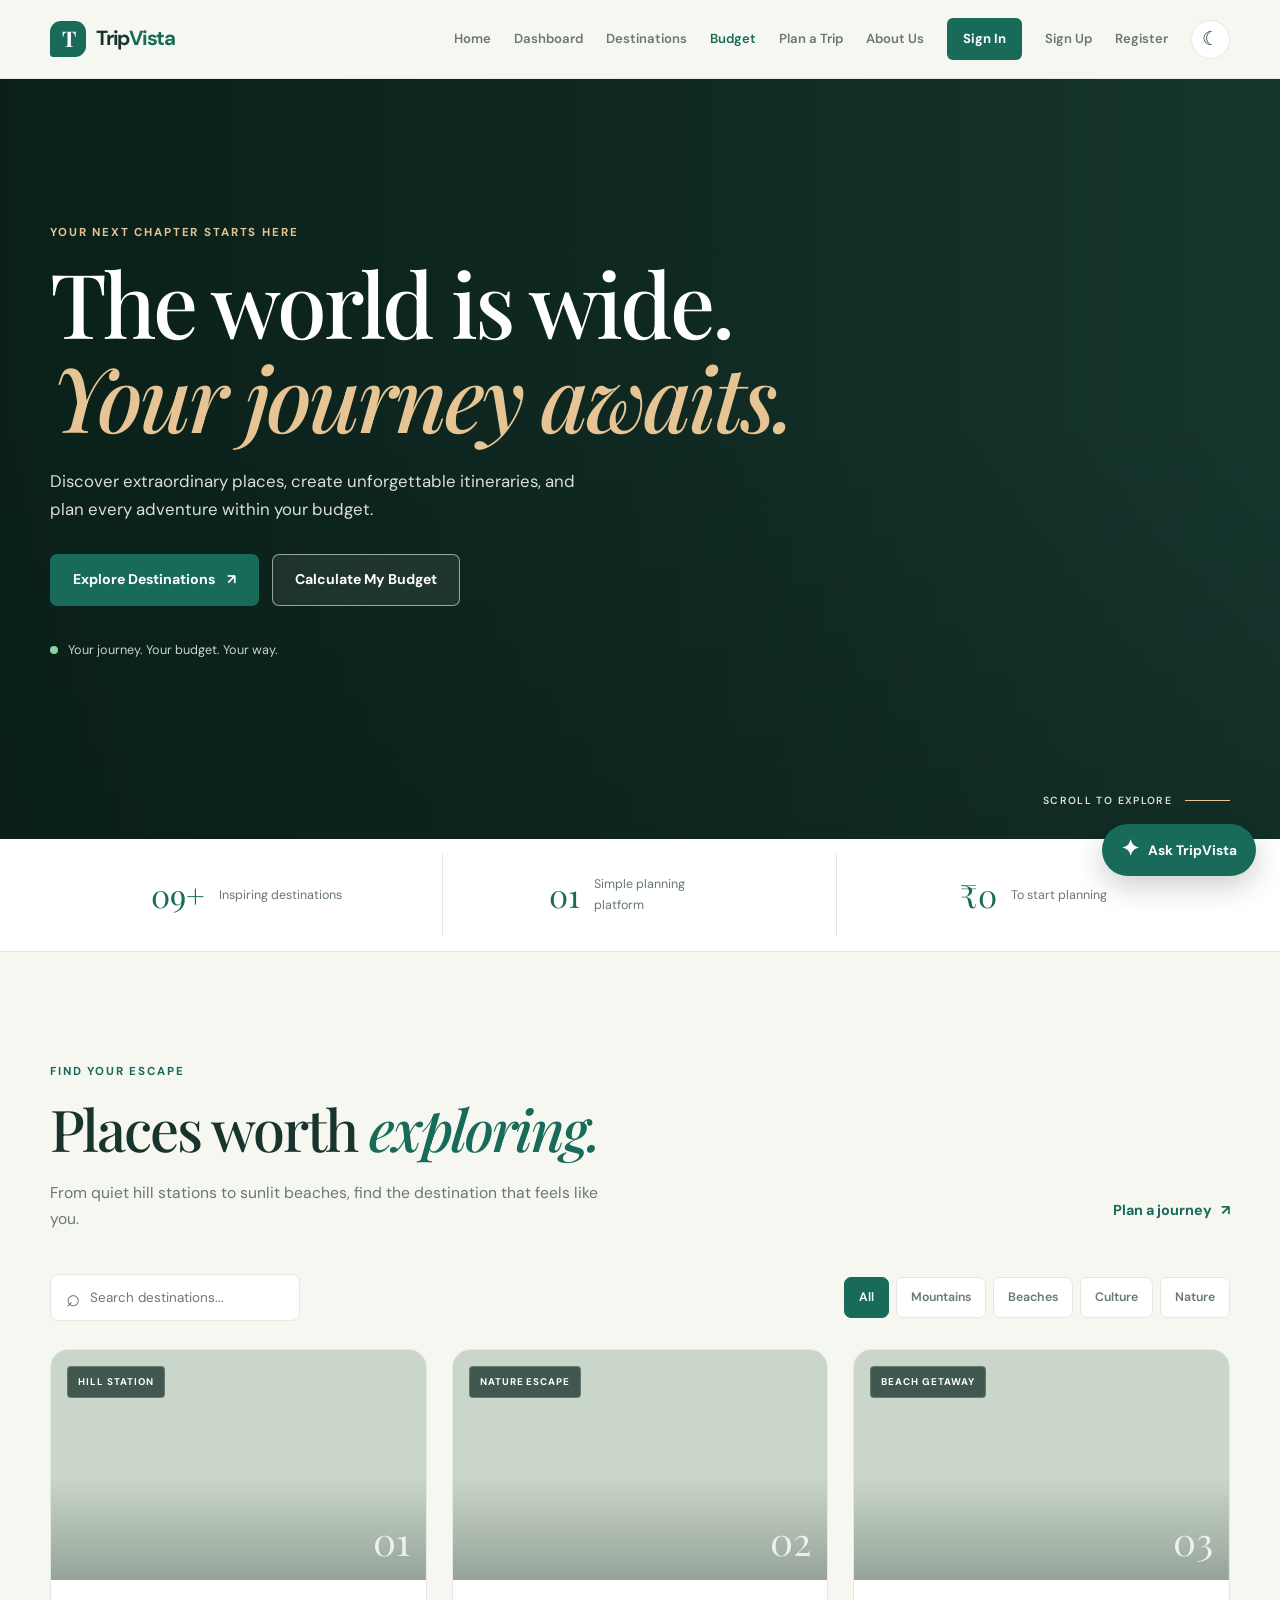
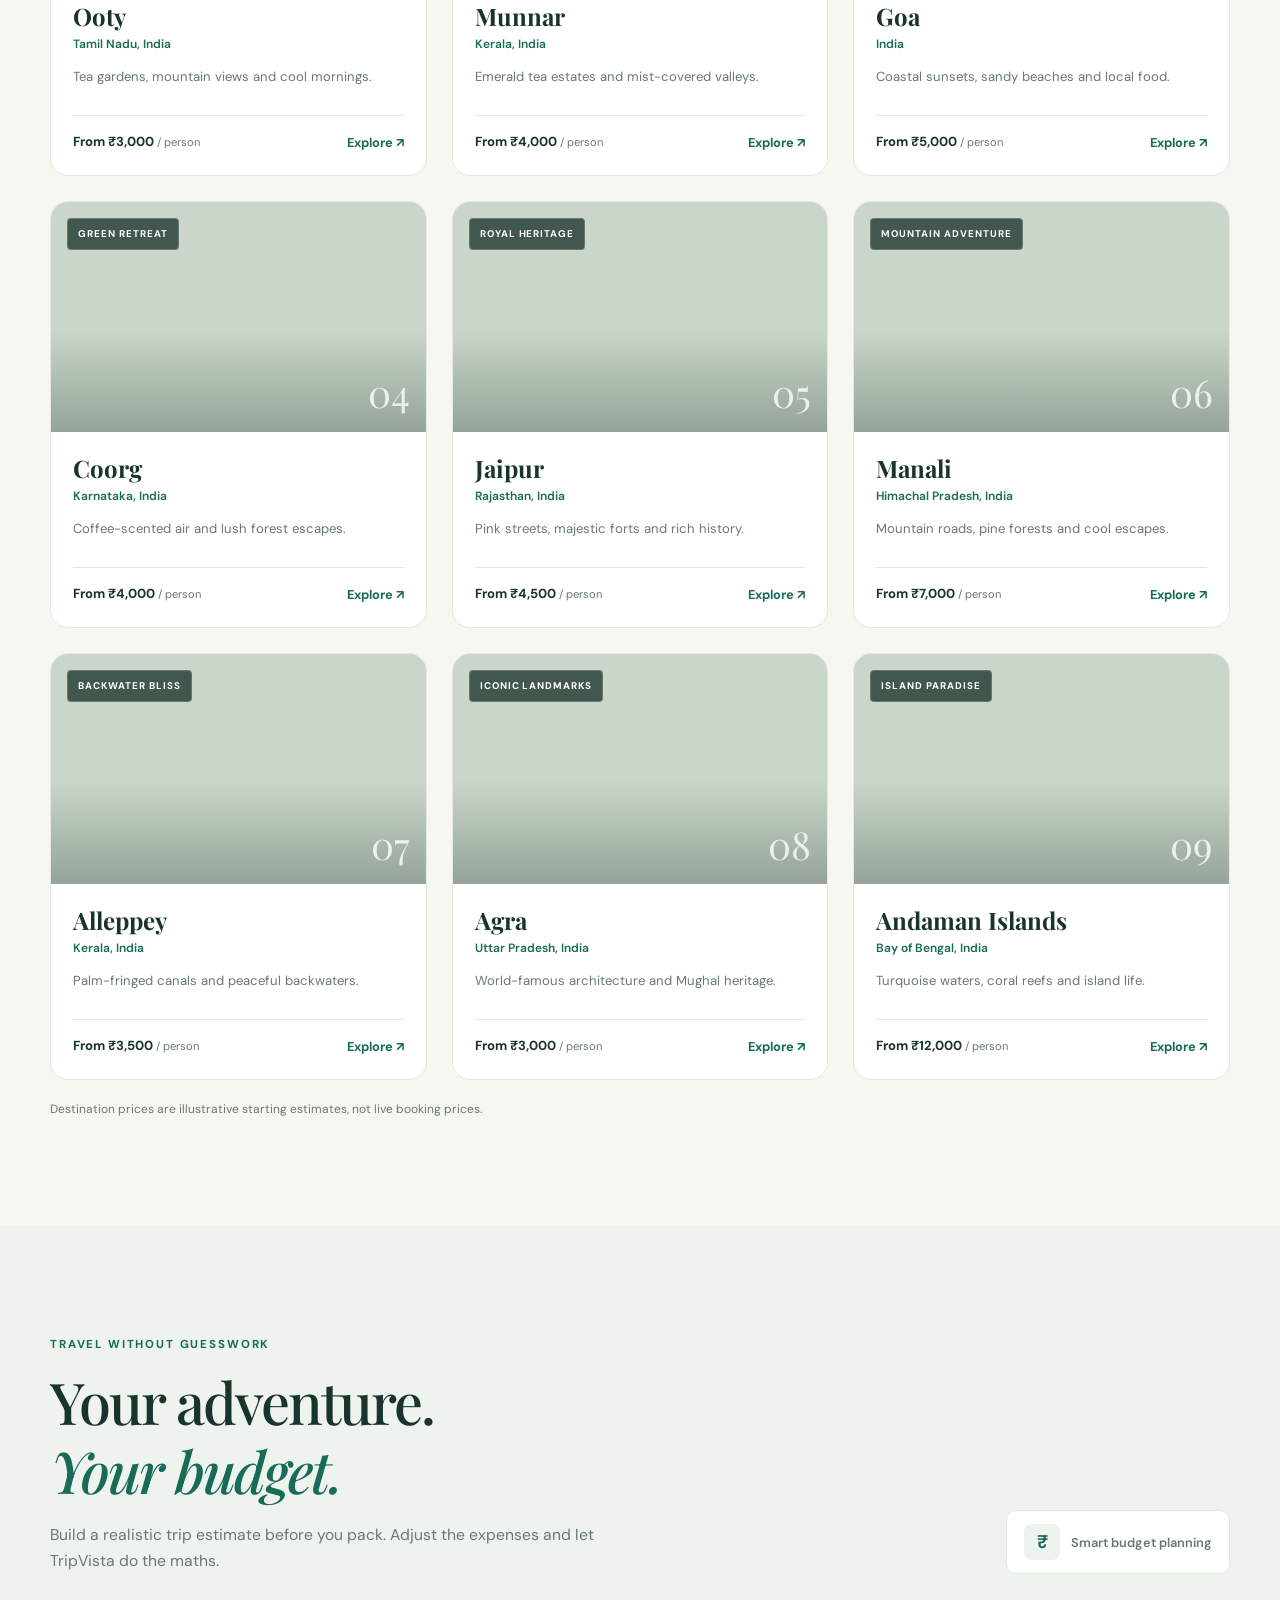
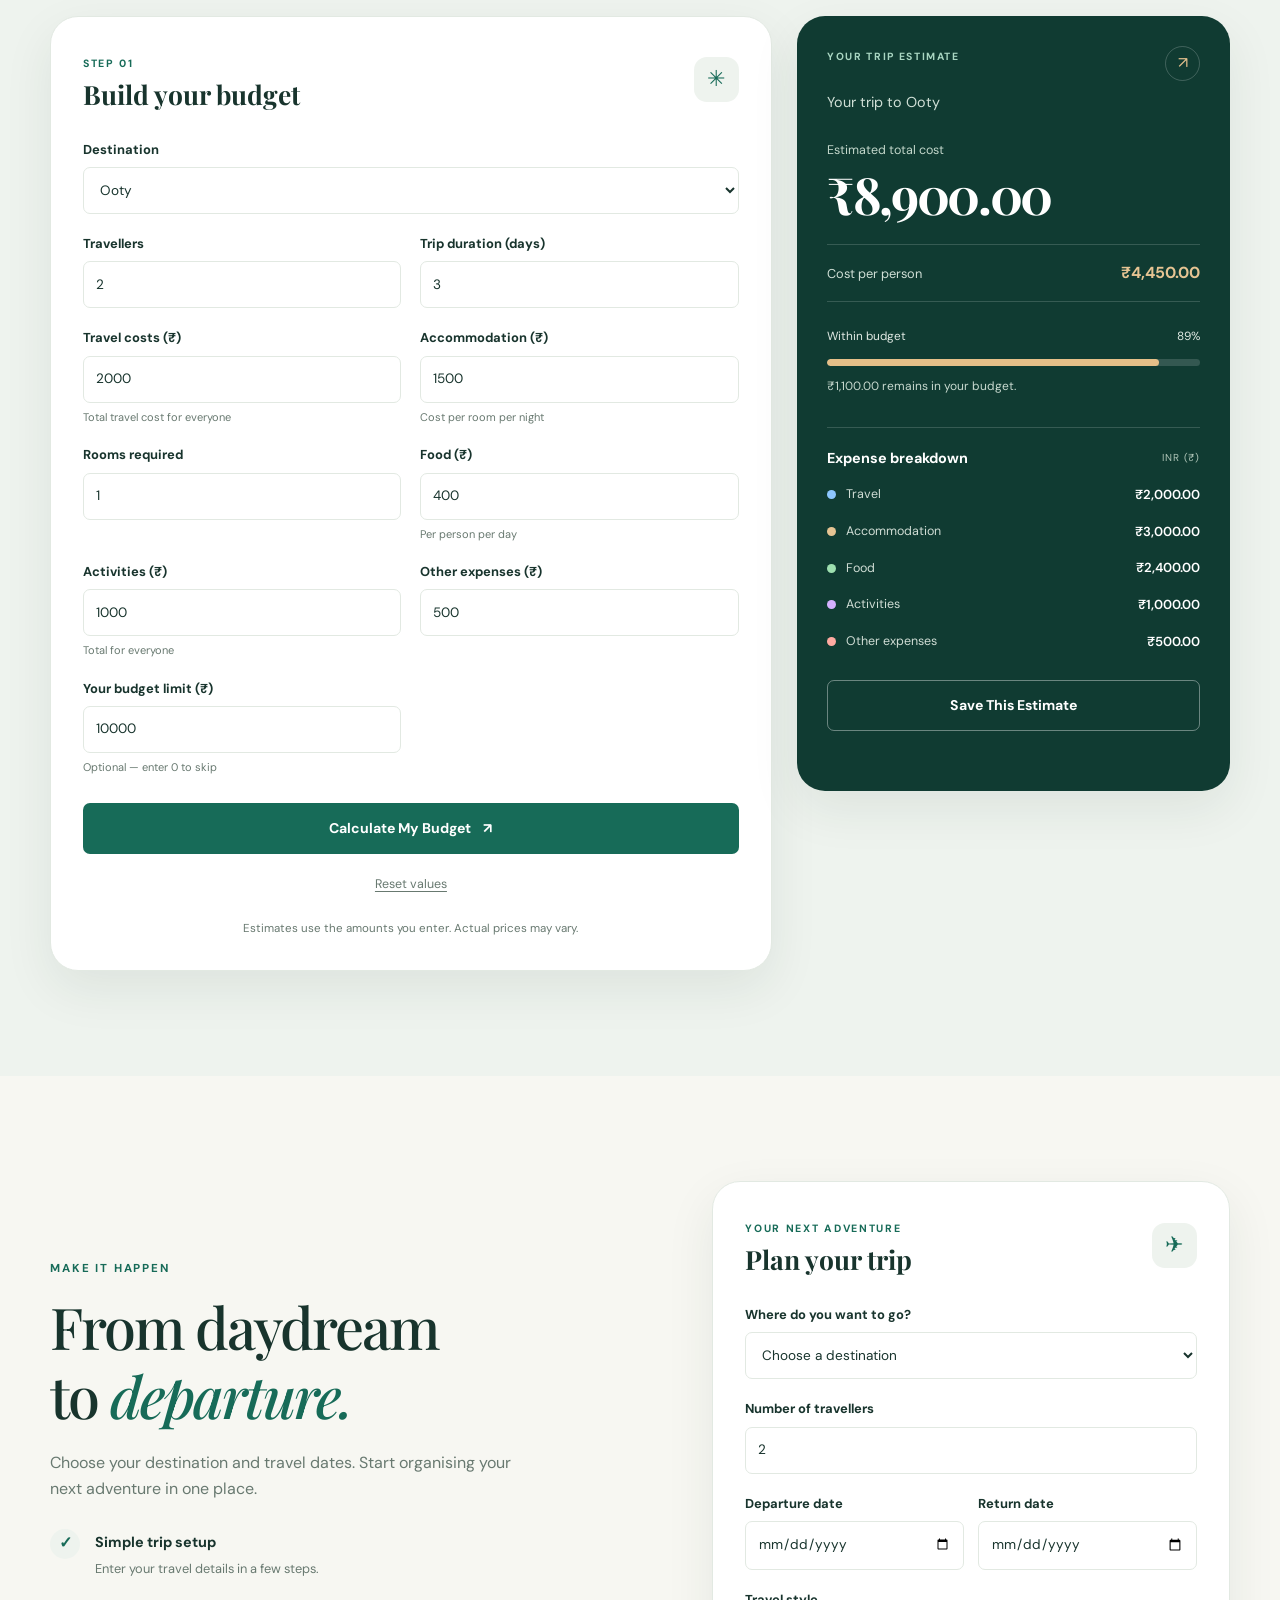
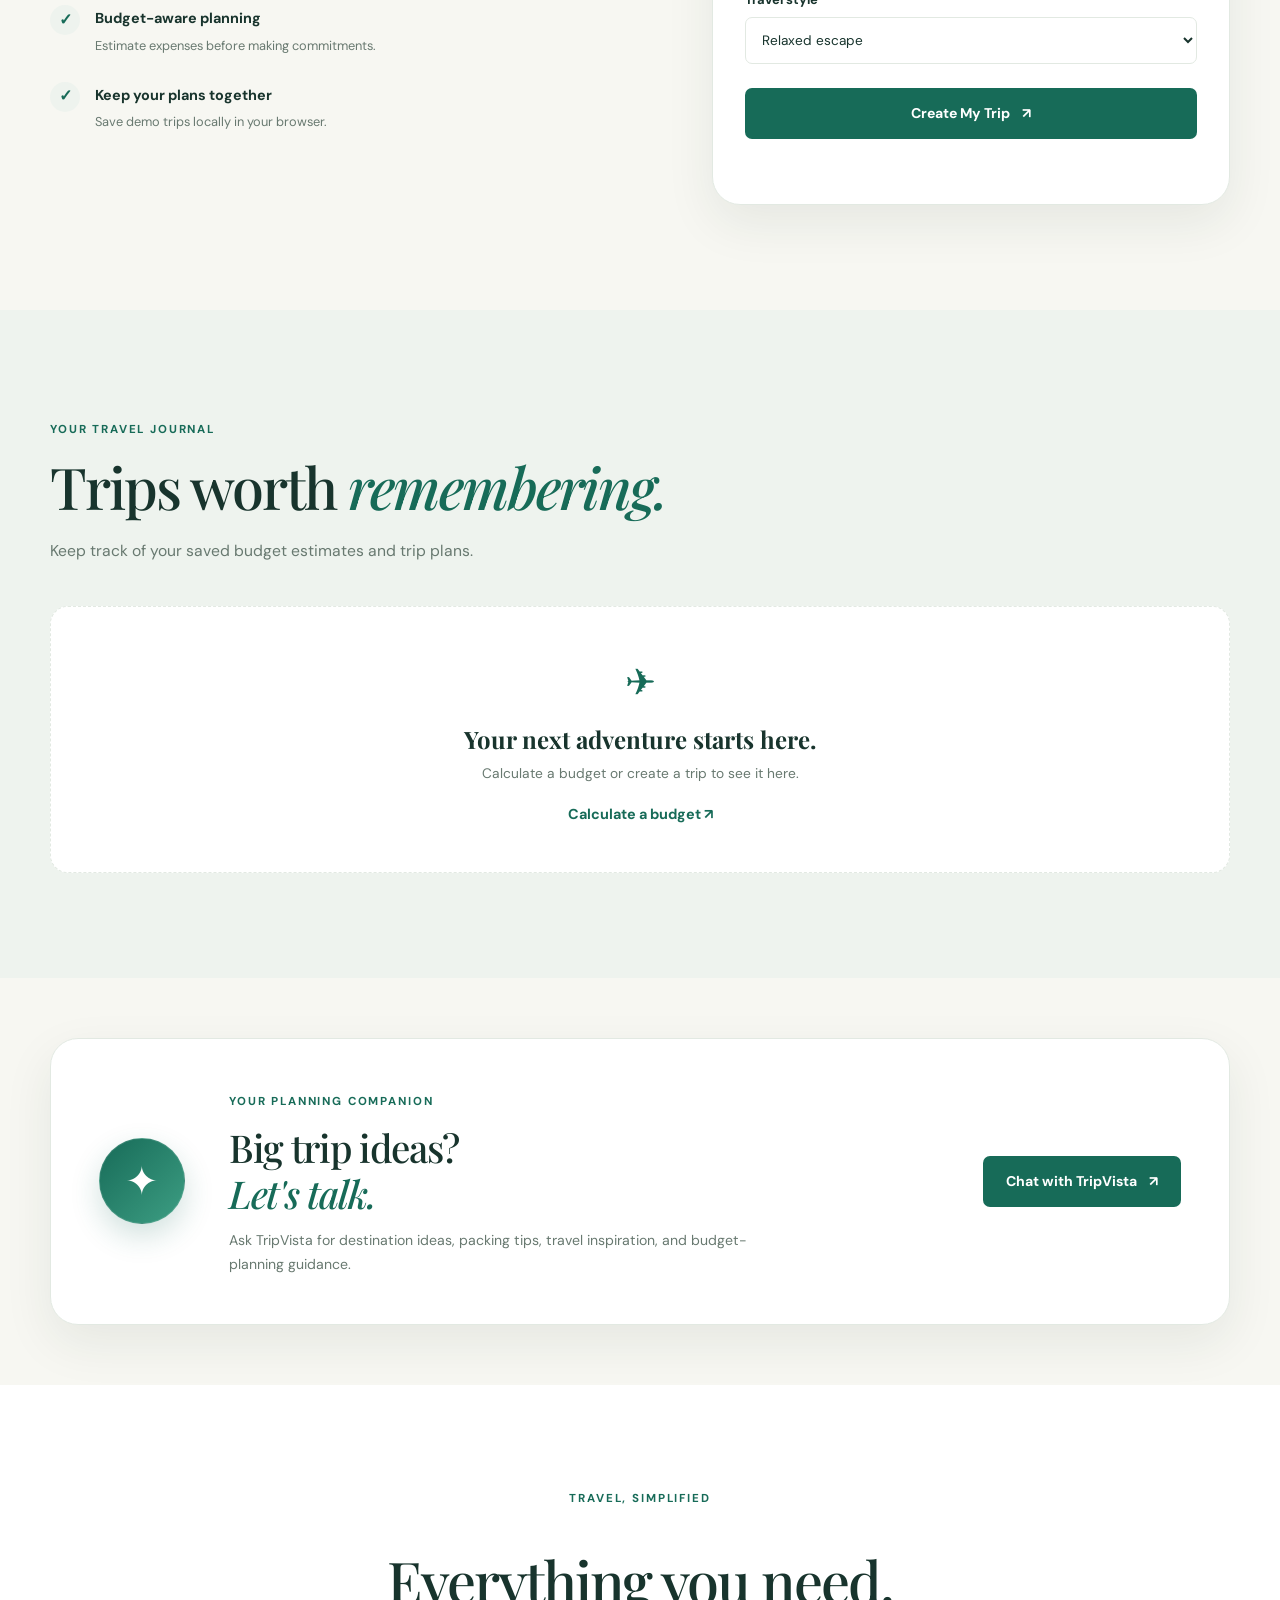
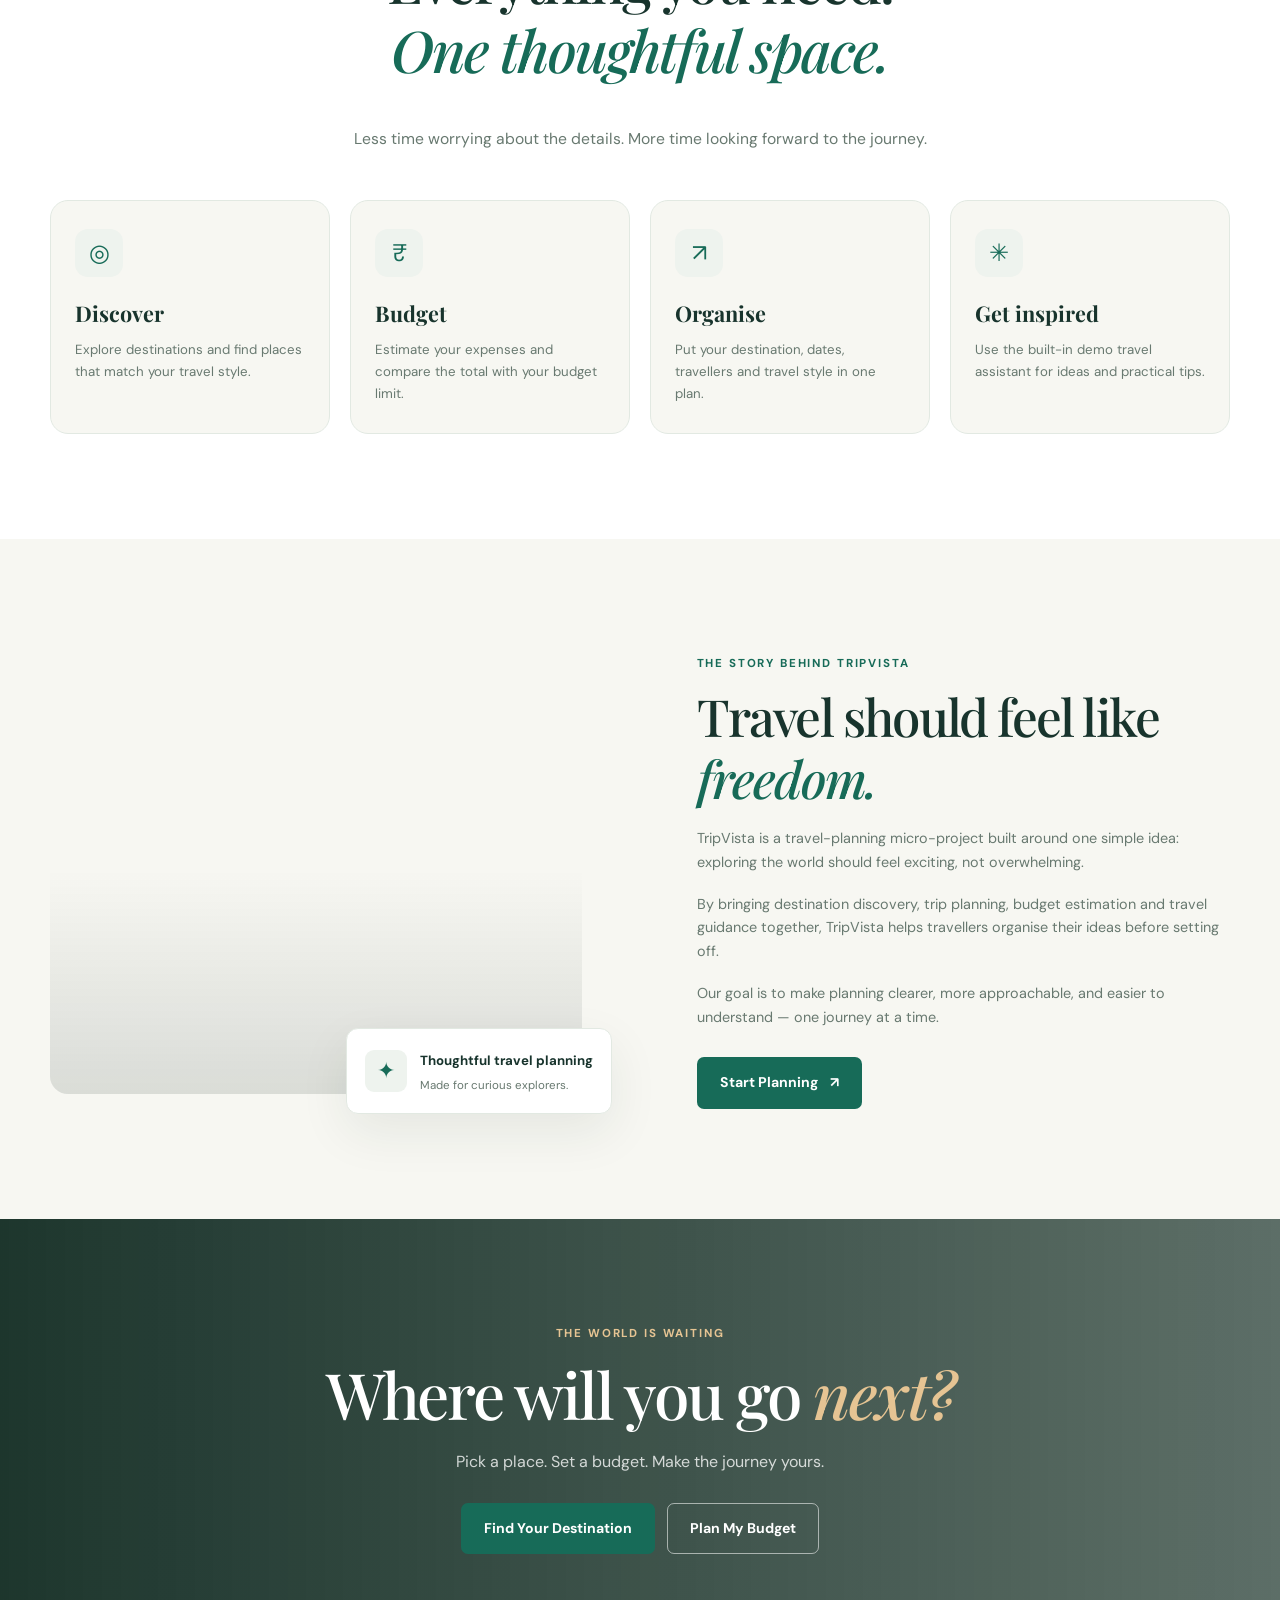
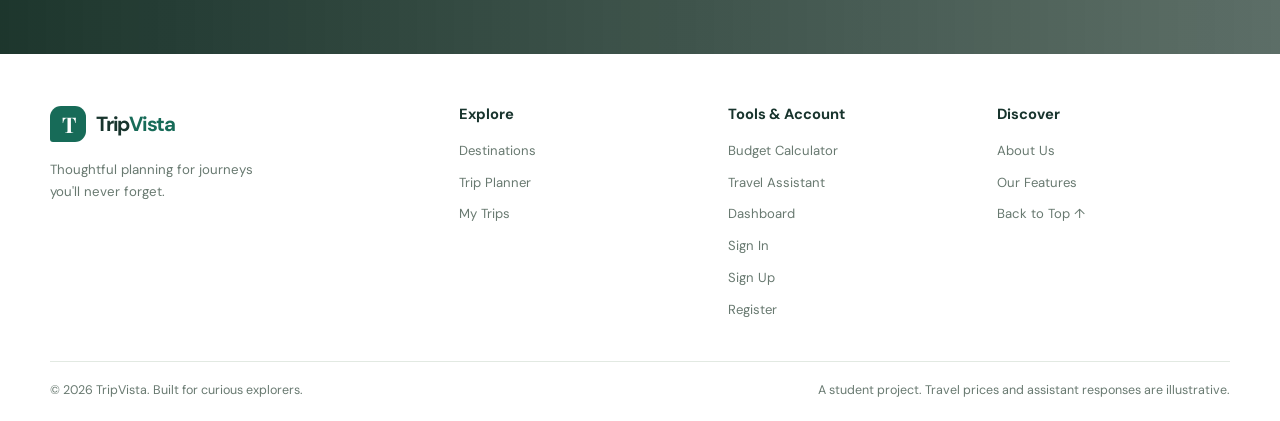
<file: index.html>
<!DOCTYPE html>
<html lang="en">
<head>
    <meta charset="UTF-8">
    <meta name="viewport" content="width=device-width, initial-scale=1.0">
    <meta name="theme-color" content="#103b32">
    <meta name="description" content="Plan your next adventure with TripVista. Explore destinations, build itineraries and calculate your travel budget.">

    <title>TripVista | Plan Your Next Adventure</title>

    <link rel="preconnect" href="https://fonts.googleapis.com">
    <link rel="preconnect" href="https://fonts.gstatic.com" crossorigin>
    <link href="https://fonts.googleapis.com/css2?family=DM+Sans:wght@400;500;600;700&family=Playfair+Display:wght@500;600;700&display=swap" rel="stylesheet">

    <link rel="stylesheet" href="styles.css">
    <script src="script.js" defer></script>
</head>

<body>

    <!-- ==================== NAVIGATION ==================== -->

    <header class="site-header">
        <nav class="navbar container" aria-label="Main navigation">

            <a href="index.html#home" class="brand" aria-label="TripVista homepage">
                <span class="brand-icon">T</span>
                <span>Trip<span class="brand-accent">Vista</span></span>
            </a>

            <button class="menu-toggle" id="menuToggle"
                    aria-label="Toggle navigation"
                    aria-expanded="false"
                    aria-controls="navLinks">
                <span></span>
                <span></span>
                <span></span>
            </button>

            <div class="nav-links" id="navLinks">
                <a href="index.html#home" class="nav-link active">Home</a>
                <a href="home.html" class="nav-link">Dashboard</a>
                <a href="#destinations" class="nav-link">Destinations</a>
                <a href="#budget" class="nav-link nav-budget">Budget</a>
                <a href="#planner" class="nav-link">Plan a Trip</a>
                <a href="#about" class="nav-link">About Us</a>
                <a href="signin.html" class="nav-auth">Sign In</a>
                <a href="signup.html" class="nav-link">Sign Up</a>
                <a href="register.html" class="nav-link">Register</a>

                <button class="theme-toggle" id="themeToggle"
                        aria-label="Switch to dark mode"
                        title="Toggle light and dark mode">
                    <span id="themeIcon" aria-hidden="true">☾</span>
                </button>
            </div>

        </nav>
    </header>


    <main>

        <!-- ==================== HERO ==================== -->

        <section class="hero" id="home">

            <div class="hero-overlay"></div>

            <div class="container hero-content reveal">

                <span class="eyebrow hero-eyebrow">
                    YOUR NEXT CHAPTER STARTS HERE
                </span>

                <h1>
                    The world is wide.<br>
                    <span>Your journey awaits.</span>
                </h1>

                <p class="hero-description">
                    Discover extraordinary places, create unforgettable
                    itineraries, and plan every adventure within your budget.
                </p>

                <div class="hero-actions">
                    <a href="#destinations" class="btn btn-primary">
                        Explore Destinations <span aria-hidden="true">↗</span>
                    </a>

                    <a href="#budget" class="btn btn-glass">
                        Calculate My Budget
                    </a>
                </div>

                <div class="hero-trust">
                    <span class="trust-dot"></span>
                    <span>Your journey. Your budget. Your way.</span>
                </div>

            </div>

            <a href="#destinations" class="scroll-cue" aria-label="Scroll to destinations">
                <span>SCROLL TO EXPLORE</span>
                <span class="scroll-line"></span>
            </a>

        </section>


        <!-- ==================== QUICK STATS ==================== -->

        <section class="stats-section">
            <div class="container stats-grid">

                <div class="stat-item">
                    <span class="stat-number">09+</span>
                    <span class="stat-label">Inspiring destinations</span>
                </div>

                <div class="stat-item">
                    <span class="stat-number">01</span>
                    <span class="stat-label">Simple planning platform</span>
                </div>

                <div class="stat-item">
                    <span class="stat-number">₹0</span>
                    <span class="stat-label">To start planning</span>
                </div>

            </div>
        </section>


        <!-- ==================== DESTINATIONS ==================== -->

        <section class="section destinations-section" id="destinations">

            <div class="container">

                <div class="section-heading reveal">
                    <div>
                        <span class="eyebrow">FIND YOUR ESCAPE</span>
                        <h2>Places worth <em>exploring.</em></h2>
                        <p class="section-description">
                            From quiet hill stations to sunlit beaches,
                            find the destination that feels like you.
                        </p>
                    </div>

                    <a href="#planner" class="text-link">
                        Plan a journey <span aria-hidden="true">↗</span>
                    </a>
                </div>


                <div class="destination-toolbar reveal">

                    <label class="search-box">
                        <span aria-hidden="true">⌕</span>
                        <input type="search" id="destinationSearch"
                               placeholder="Search destinations..."
                               aria-label="Search destinations">
                    </label>

                    <div class="filter-buttons" aria-label="Filter destinations">
                        <button class="filter-btn active" data-filter="all">All</button>
                        <button class="filter-btn" data-filter="mountains">Mountains</button>
                        <button class="filter-btn" data-filter="beaches">Beaches</button>
                        <button class="filter-btn" data-filter="culture">Culture</button>
                        <button class="filter-btn" data-filter="nature">Nature</button>
                    </div>

                </div>


                <div class="destination-grid" id="destinationGrid">

                    <article class="destination-card reveal"
                             data-destination="Ooty"
                             data-category="mountains nature"
                             data-description="Cool weather, tea gardens and misty hills.">

                        <div class="destination-image"
                             style="--card-image:url('https://tse4.mm.bing.net/th/id/OIP.cfhVj-Sls_FeNA6RbjgUQgHaJQ?r=0&rs=1&pid=ImgDetMain&o=7&rm=3')">

                            <span class="destination-tag">HILL STATION</span>
                            <span class="destination-number">01</span>
                        </div>

                        <div class="destination-content">
                            <div>
                                <h3>Ooty</h3>
                                <p class="destination-subtitle">Tamil Nadu, India</p>
                                <p class="destination-description">
                                    Tea gardens, mountain views and cool mornings.
                                </p>
                            </div>

                            <div class="destination-bottom">
                                <span class="destination-price">From ₹3,000 <small>/ person</small></span>
                                <button class="text-button" data-destination="Ooty">Explore ↗</button>
                            </div>
                        </div>
                    </article>


                    <article class="destination-card reveal"
                             data-destination="Munnar"
                             data-category="mountains nature"
                             data-description="Rolling tea plantations and peaceful mountain scenery.">

                        <div class="destination-image"
                             style="--card-image:url('https://tse3.mm.bing.net/th/id/OIP.B1-bvCMbx5OXpW_ph1EzXwHaI_?r=0&rs=1&pid=ImgDetMain&o=7&rm=3')">

                            <span class="destination-tag">NATURE ESCAPE</span>
                            <span class="destination-number">02</span>
                        </div>

                        <div class="destination-content">
                            <div>
                                <h3>Munnar</h3>
                                <p class="destination-subtitle">Kerala, India</p>
                                <p class="destination-description">
                                    Emerald tea estates and mist-covered valleys.
                                </p>
                            </div>

                            <div class="destination-bottom">
                                <span class="destination-price">From ₹4,000 <small>/ person</small></span>
                                <button class="text-button" data-destination="Munnar">Explore ↗</button>
                            </div>
                        </div>
                    </article>


                    <article class="destination-card reveal"
                             data-destination="Goa"
                             data-category="beaches"
                             data-description="Golden beaches, coastal sunsets and relaxed evenings.">

                        <div class="destination-image"
                             style="--card-image:url('https://www.holidify.com/images/cmsuploads/compressed/goa-quick-guide_20180528135357.jpg')">

                            <span class="destination-tag">BEACH GETAWAY</span>
                            <span class="destination-number">03</span>
                        </div>

                        <div class="destination-content">
                            <div>
                                <h3>Goa</h3>
                                <p class="destination-subtitle">India</p>
                                <p class="destination-description">
                                    Coastal sunsets, sandy beaches and local food.
                                </p>
                            </div>

                            <div class="destination-bottom">
                                <span class="destination-price">From ₹5,000 <small>/ person</small></span>
                                <button class="text-button" data-destination="Goa">Explore ↗</button>
                            </div>
                        </div>
                    </article>


                    <article class="destination-card reveal"
                             data-destination="Coorg"
                             data-category="mountains nature"
                             data-description="Coffee plantations, forest trails and waterfalls.">

                        <div class="destination-image"
                             style="--card-image:url('https://tse2.mm.bing.net/th/id/OIP.Q87CJTt9_00CnzGzsV7_9QHaIQ?r=0&rs=1&pid=ImgDetMain&o=7&rm=3')">

                            <span class="destination-tag">GREEN RETREAT</span>
                            <span class="destination-number">04</span>
                        </div>

                        <div class="destination-content">
                            <div>
                                <h3>Coorg</h3>
                                <p class="destination-subtitle">Karnataka, India</p>
                                <p class="destination-description">
                                    Coffee-scented air and lush forest escapes.
                                </p>
                            </div>

                            <div class="destination-bottom">
                                <span class="destination-price">From ₹4,000 <small>/ person</small></span>
                                <button class="text-button" data-destination="Coorg">Explore ↗</button>
                            </div>
                        </div>
                    </article>


                    <article class="destination-card reveal"
                             data-destination="Jaipur"
                             data-category="culture"
                             data-description="Historic forts, royal architecture and colourful markets.">

                        <div class="destination-image"
                             style="--card-image:url('https://cdn1.goibibo.com/voy_ing/t_fs/rajasthan-jaipur-148046447735o.jpeg')">

                            <span class="destination-tag">ROYAL HERITAGE</span>
                            <span class="destination-number">05</span>
                        </div>

                        <div class="destination-content">
                            <div>
                                <h3>Jaipur</h3>
                                <p class="destination-subtitle">Rajasthan, India</p>
                                <p class="destination-description">
                                    Pink streets, majestic forts and rich history.
                                </p>
                            </div>

                            <div class="destination-bottom">
                                <span class="destination-price">From ₹4,500 <small>/ person</small></span>
                                <button class="text-button" data-destination="Jaipur">Explore ↗</button>
                            </div>
                        </div>
                    </article>


                    <article class="destination-card reveal"
                             data-destination="Manali"
                             data-category="mountains nature"
                             data-description="Snow-capped peaks, pine forests and mountain adventures.">

                        <div class="destination-image"
                             style="--card-image:url('https://tse1.mm.bing.net/th/id/OIP.apTqCS4Ov3zBxCF9u1d20wHaE7?r=0&rs=1&pid=ImgDetMain&o=7&rm=3')">

                            <span class="destination-tag">MOUNTAIN ADVENTURE</span>
                            <span class="destination-number">06</span>
                        </div>

                        <div class="destination-content">
                            <div>
                                <h3>Manali</h3>
                                <p class="destination-subtitle">Himachal Pradesh, India</p>
                                <p class="destination-description">
                                    Mountain roads, pine forests and cool escapes.
                                </p>
                            </div>

                            <div class="destination-bottom">
                                <span class="destination-price">From ₹7,000 <small>/ person</small></span>
                                <button class="text-button" data-destination="Manali">Explore ↗</button>
                            </div>
                        </div>
                    </article>


                    <article class="destination-card reveal"
                             data-destination="Alleppey"
                             data-category="nature"
                             data-description="Serene backwaters, houseboats and palm-lined waterways.">

                        <div class="destination-image"
                             style="--card-image:url('https://hblimg.mmtcdn.com/content/hubble/img/new_dest_imagemar/mmt/activities/m_Alleppey_1_l_1316_2400.jpg')">

                            <span class="destination-tag">BACKWATER BLISS</span>
                            <span class="destination-number">07</span>
                        </div>

                        <div class="destination-content">
                            <div>
                                <h3>Alleppey</h3>
                                <p class="destination-subtitle">Kerala, India</p>
                                <p class="destination-description">
                                    Palm-fringed canals and peaceful backwaters.
                                </p>
                            </div>

                            <div class="destination-bottom">
                                <span class="destination-price">From ₹3,500 <small>/ person</small></span>
                                <button class="text-button" data-destination="Alleppey">Explore ↗</button>
                            </div>
                        </div>
                    </article>


                    <article class="destination-card reveal"
                             data-destination="Agra"
                             data-category="culture"
                             data-description="Iconic Mughal architecture and timeless landmarks.">

                        <div class="destination-image"
                             style="--card-image:url('https://i.natgeofe.com/n/8eba070d-14e5-4d07-8bab-9db774029063/93080.jpg?w=1200')">

                            <span class="destination-tag">ICONIC LANDMARKS</span>
                            <span class="destination-number">08</span>
                        </div>

                        <div class="destination-content">
                            <div>
                                <h3>Agra</h3>
                                <p class="destination-subtitle">Uttar Pradesh, India</p>
                                <p class="destination-description">
                                    World-famous architecture and Mughal heritage.
                                </p>
                            </div>

                            <div class="destination-bottom">
                                <span class="destination-price">From ₹3,000 <small>/ person</small></span>
                                <button class="text-button" data-destination="Agra">Explore ↗</button>
                            </div>
                        </div>
                    </article>


                    <article class="destination-card reveal"
                             data-destination="Andaman Islands"
                             data-category="beaches nature"
                             data-description="Clear waters, tropical beaches and island adventures.">

                        <div class="destination-image"
                             style="--card-image:url('https://plus.unsplash.com/premium_photo-1668883189361-9c754861dbd6?w=600&auto=format&fit=crop&q=60&ixlib=rb-4.1.0&ixid=NHwxMjA3fDA%3D')">

                            <span class="destination-tag">ISLAND PARADISE</span>
                            <span class="destination-number">09</span>
                        </div>

                        <div class="destination-content">
                            <div>
                                <h3>Andaman Islands</h3>
                                <p class="destination-subtitle">Bay of Bengal, India</p>
                                <p class="destination-description">
                                    Turquoise waters, coral reefs and island life.
                                </p>
                            </div>

                            <div class="destination-bottom">
                                <span class="destination-price">From ₹12,000 <small>/ person</small></span>
                                <button class="text-button" data-destination="Andaman Islands">Explore ↗</button>
                            </div>
                        </div>
                    </article>

                </div>

                <p class="price-disclaimer">
                    Destination prices are illustrative starting estimates, not live booking prices.
                </p>

            </div>
        </section>
                <!-- ==================== BUDGET CALCULATOR ==================== -->

        <section class="section budget-section" id="budget">

            <div class="container">

                <div class="section-heading reveal">
                    <div>
                        <span class="eyebrow">TRAVEL WITHOUT GUESSWORK</span>
                        <h2>Your adventure.<br><em>Your budget.</em></h2>
                        <p class="section-description">
                            Build a realistic trip estimate before you pack.
                            Adjust the expenses and let TripVista do the maths.
                        </p>
                    </div>

                    <div class="budget-heading-badge">
                        <span class="badge-icon">₹</span>
                        <span>Smart budget planning</span>
                    </div>
                </div>


                <div class="calculator-layout reveal">

                    <!-- CALCULATOR INPUTS -->

                    <form id="budgetForm" class="calculator-card">

                        <div class="card-heading">
                            <div>
                                <span class="eyebrow">STEP 01</span>
                                <h3>Build your budget</h3>
                            </div>
                            <span class="card-heading-icon" aria-hidden="true">✳</span>
                        </div>

                        <div class="form-grid">

                            <div class="form-group full-width">
                                <label for="budgetDestination">Destination</label>
                                <select id="budgetDestination" name="destination">
                                    <option value="Ooty">Ooty</option>
                                    <option value="Munnar">Munnar</option>
                                    <option value="Goa">Goa</option>
                                    <option value="Coorg">Coorg</option>
                                    <option value="Jaipur">Jaipur</option>
                                    <option value="Manali">Manali</option>
                                    <option value="Alleppey">Alleppey</option>
                                    <option value="Agra">Agra</option>
                                    <option value="Andaman Islands">Andaman Islands</option>
                                    <option value="Other">Other destination</option>
                                </select>
                            </div>

                            <div class="form-group">
                                <label for="budgetTravelers">Travellers</label>
                                <input type="number" id="budgetTravelers"
                                       min="1" max="100" value="2" required>
                            </div>

                            <div class="form-group">
                                <label for="budgetDays">Trip duration (days)</label>
                                <input type="number" id="budgetDays"
                                       min="1" max="365" value="3" required>
                            </div>

                            <div class="form-group">
                                <label for="budgetTravel">Travel costs (₹)</label>
                                <input type="number" id="budgetTravel"
                                       min="0" max="100000000" step="100" value="2000" required>
                                <small>Total travel cost for everyone</small>
                            </div>

                            <div class="form-group">
                                <label for="budgetStay">Accommodation (₹)</label>
                                <input type="number" id="budgetStay"
                                       min="0" max="100000000" step="100" value="1500" required>
                                <small>Cost per room per night</small>
                            </div>

                            <div class="form-group">
                                <label for="budgetRooms">Rooms required</label>
                                <input type="number" id="budgetRooms"
                                       min="1" max="100" value="1" required>
                            </div>

                            <div class="form-group">
                                <label for="budgetFood">Food (₹)</label>
                                <input type="number" id="budgetFood"
                                       min="0" max="1000000" step="50" value="400" required>
                                <small>Per person per day</small>
                            </div>

                            <div class="form-group">
                                <label for="budgetActivities">Activities (₹)</label>
                                <input type="number" id="budgetActivities"
                                       min="0" max="100000000" step="100" value="1000" required>
                                <small>Total for everyone</small>
                            </div>

                            <div class="form-group">
                                <label for="budgetOther">Other expenses (₹)</label>
                                <input type="number" id="budgetOther"
                                       min="0" max="100000000" step="100" value="500" required>
                            </div>

                            <div class="form-group">
                                <label for="budgetLimit">Your budget limit (₹)</label>
                                <input type="number" id="budgetLimit"
                                       min="0" max="1000000000" step="500" value="10000">
                                <small>Optional — enter 0 to skip</small>
                            </div>

                        </div>

                        <div class="calculator-actions">
                            <button type="submit" class="btn btn-primary btn-full">
                                Calculate My Budget <span aria-hidden="true">↗</span>
                            </button>

                            <button type="button" class="reset-button" id="resetBudget">
                                Reset values
                            </button>
                        </div>

                        <p class="calculator-note">
                            Estimates use the amounts you enter. Actual prices may vary.
                        </p>

                    </form>


                    <!-- CALCULATOR RESULTS -->

                    <aside class="budget-result-card" aria-live="polite">

                        <div class="result-top">
                            <span class="eyebrow result-eyebrow">YOUR TRIP ESTIMATE</span>
                            <span class="result-icon" aria-hidden="true">↗</span>
                        </div>

                        <p class="result-destination" id="resultDestination">Your trip to Ooty</p>

                        <p class="result-total-label">Estimated total cost</p>

                        <h3 class="result-total" id="resultTotal">₹6,900</h3>

                        <div class="result-per-person">
                            <span>Cost per person</span>
                            <strong id="resultPerPerson">₹3,450</strong>
                        </div>

                        <div class="budget-progress-area">
                            <div class="progress-label">
                                <span id="budgetStatus">Budget overview</span>
                                <span id="budgetPercentage">69%</span>
                            </div>

                            <div class="progress-track">
                                <div class="progress-fill" id="budgetProgress"></div>
                            </div>

                            <p id="budgetMessage" class="budget-message">
                                Adjust your expenses to see your estimate.
                            </p>
                        </div>

                        <div class="expense-breakdown">

                            <div class="breakdown-heading">
                                <h4>Expense breakdown</h4>
                                <span>INR (₹)</span>
                            </div>

                            <div class="breakdown-row">
                                <span><i class="expense-dot travel-dot"></i>Travel</span>
                                <strong id="resultTravel">₹2,000</strong>
                            </div>

                            <div class="breakdown-row">
                                <span><i class="expense-dot stay-dot"></i>Accommodation</span>
                                <strong id="resultStay">₹3,000</strong>
                            </div>

                            <div class="breakdown-row">
                                <span><i class="expense-dot food-dot"></i>Food</span>
                                <strong id="resultFood">₹2,400</strong>
                            </div>

                            <div class="breakdown-row">
                                <span><i class="expense-dot activity-dot"></i>Activities</span>
                                <strong id="resultActivities">₹1,000</strong>
                            </div>

                            <div class="breakdown-row">
                                <span><i class="expense-dot other-dot"></i>Other expenses</span>
                                <strong id="resultOther">₹500</strong>
                            </div>

                        </div>

                        <button type="button" class="btn btn-light-outline btn-full"
                                id="saveBudgetTrip">
                            Save This Estimate
                        </button>

                        <p class="result-feedback" id="budgetFeedback" role="status"></p>

                    </aside>

                </div>

            </div>
        </section>


        <!-- ==================== TRIP PLANNER ==================== -->

        <section class="section planner-section" id="planner">

            <div class="container planner-layout">

                <div class="planner-copy reveal">
                    <span class="eyebrow">MAKE IT HAPPEN</span>
                    <h2>From daydream<br>to <em>departure.</em></h2>

                    <p>
                        Choose your destination and travel dates.
                        Start organising your next adventure in one place.
                    </p>

                    <div class="planner-benefit">
                        <span class="benefit-icon">✓</span>
                        <div>
                            <strong>Simple trip setup</strong>
                            <p>Enter your travel details in a few steps.</p>
                        </div>
                    </div>

                    <div class="planner-benefit">
                        <span class="benefit-icon">✓</span>
                        <div>
                            <strong>Budget-aware planning</strong>
                            <p>Estimate expenses before making commitments.</p>
                        </div>
                    </div>

                    <div class="planner-benefit">
                        <span class="benefit-icon">✓</span>
                        <div>
                            <strong>Keep your plans together</strong>
                            <p>Save demo trips locally in your browser.</p>
                        </div>
                    </div>
                </div>


                <form id="quickPlanForm" class="planner-card reveal">

                    <div class="card-heading">
                        <div>
                            <span class="eyebrow">YOUR NEXT ADVENTURE</span>
                            <h3>Plan your trip</h3>
                        </div>
                        <span class="planner-card-icon" aria-hidden="true">✈</span>
                    </div>

                    <div class="form-group">
                        <label for="destination">Where do you want to go?</label>
                        <select id="destination" name="destination" required>
                            <option value="">Choose a destination</option>
                            <option value="Ooty">Ooty, Tamil Nadu</option>
                            <option value="Munnar">Munnar, Kerala</option>
                            <option value="Goa">Goa</option>
                            <option value="Coorg">Coorg, Karnataka</option>
                            <option value="Jaipur">Jaipur, Rajasthan</option>
                            <option value="Manali">Manali, Himachal Pradesh</option>
                            <option value="Alleppey">Alleppey, Kerala</option>
                            <option value="Agra">Agra, Uttar Pradesh</option>
                            <option value="Andaman Islands">Andaman Islands</option>
                            <option value="Other">Other destination</option>
                        </select>
                    </div>

                    <div class="form-group">
                        <label for="travellers">Number of travellers</label>
                        <input type="number" id="travellers" name="travellers"
                               min="1" max="100" value="2" required>
                    </div>

                    <div class="form-grid">

                        <div class="form-group">
                            <label for="startDate">Departure date</label>
                            <input type="date" id="startDate" name="startDate" required>
                        </div>

                        <div class="form-group">
                            <label for="endDate">Return date</label>
                            <input type="date" id="endDate" name="endDate" required>
                        </div>

                    </div>

                    <div class="form-group">
                        <label for="travelStyle">Travel style</label>
                        <select id="travelStyle" name="travelStyle">
                            <option value="Relaxed">Relaxed escape</option>
                            <option value="Adventure">Adventure</option>
                            <option value="Culture">Culture and heritage</option>
                            <option value="Nature">Nature and wildlife</option>
                            <option value="Budget">Budget-friendly</option>
                        </select>
                    </div>

                    <button type="submit" class="btn btn-primary btn-full">
                        Create My Trip <span aria-hidden="true">↗</span>
                    </button>

                    <p id="planMessage" class="form-feedback" role="status"></p>

                    <div id="tripPlanResult" class="trip-plan-result" hidden></div>

                </form>

            </div>
        </section>
                <!-- ==================== MY TRIPS ==================== -->

        <section class="section my-trips-section" id="myTrips">

            <div class="container">

                <div class="section-heading reveal">
                    <div>
                        <span class="eyebrow">YOUR TRAVEL JOURNAL</span>
                        <h2>Trips worth <em>remembering.</em></h2>
                        <p class="section-description">
                            Keep track of your saved budget estimates and trip plans.
                        </p>
                    </div>
                </div>

                <div id="savedTrips" class="saved-trips-grid">
                    <div class="empty-trips">
                        <span class="empty-trips-icon" aria-hidden="true">✈</span>
                        <h3>Your next adventure starts here.</h3>
                        <p>Calculate a budget or create a trip to see it here.</p>
                        <a href="#budget" class="text-link">Calculate a budget ↗</a>
                    </div>
                </div>

            </div>
        </section>


        <!-- ==================== CHATBOT PROMO ==================== -->

        <section class="assistant-section">

            <div class="container">

                <div class="assistant-banner reveal">

                    <div class="assistant-orb" aria-hidden="true">
                        <span>✦</span>
                    </div>

                    <div class="assistant-banner-copy">
                        <span class="eyebrow">YOUR PLANNING COMPANION</span>
                        <h2>Big trip ideas?<br><em>Let's talk.</em></h2>
                        <p>
                            Ask TripVista for destination ideas, packing tips,
                            travel inspiration, and budget-planning guidance.
                        </p>
                    </div>

                    <button class="btn btn-primary" id="openChat">
                        Chat with TripVista <span aria-hidden="true">↗</span>
                    </button>

                </div>

            </div>

        </section>


        <!-- ==================== FEATURES ==================== -->

        <section class="section features-section" id="features">

            <div class="container">

                <div class="section-heading centered-heading reveal">
                    <span class="eyebrow">TRAVEL, SIMPLIFIED</span>
                    <h2>Everything you need.<br><em>One thoughtful space.</em></h2>
                    <p class="section-description">
                        Less time worrying about the details.
                        More time looking forward to the journey.
                    </p>
                </div>


                <div class="features-grid">

                    <article class="feature-card reveal">
                        <span class="feature-icon">◎</span>
                        <h3>Discover</h3>
                        <p>Explore destinations and find places that match your travel style.</p>
                    </article>

                    <article class="feature-card reveal">
                        <span class="feature-icon">₹</span>
                        <h3>Budget</h3>
                        <p>Estimate your expenses and compare the total with your budget limit.</p>
                    </article>

                    <article class="feature-card reveal">
                        <span class="feature-icon">↗</span>
                        <h3>Organise</h3>
                        <p>Put your destination, dates, travellers and travel style in one plan.</p>
                    </article>

                    <article class="feature-card reveal">
                        <span class="feature-icon">✳</span>
                        <h3>Get inspired</h3>
                        <p>Use the built-in demo travel assistant for ideas and practical tips.</p>
                    </article>

                </div>

            </div>
        </section>


        <!-- ==================== ABOUT US ==================== -->

        <section class="section about-section" id="about">

            <div class="container about-layout">

                <div class="about-visual reveal">

                    <div class="about-image"></div>

                    <div class="about-note">
                        <span class="about-note-icon">✦</span>
                        <div>
                            <strong>Thoughtful travel planning</strong>
                            <p>Made for curious explorers.</p>
                        </div>
                    </div>

                </div>


                <div class="about-copy reveal">

                    <span class="eyebrow">THE STORY BEHIND TRIPVISTA</span>

                    <h2>Travel should feel like <em>freedom.</em></h2>

                    <p>
                        TripVista is a travel-planning micro-project built around
                        one simple idea: exploring the world should feel exciting,
                        not overwhelming.
                    </p>

                    <p>
                        By bringing destination discovery, trip planning, budget
                        estimation and travel guidance together, TripVista helps
                        travellers organise their ideas before setting off.
                    </p>

                    <p>
                        Our goal is to make planning clearer, more approachable,
                        and easier to understand — one journey at a time.
                    </p>

                    <a href="#planner" class="btn btn-primary">
                        Start Planning <span aria-hidden="true">↗</span>
                    </a>

                </div>

            </div>
        </section>


        <!-- ==================== NEWSLETTER / CTA ==================== -->

        <section class="closing-section">

            <div class="container closing-content reveal">
                <span class="eyebrow">THE WORLD IS WAITING</span>
                <h2>Where will you go <em>next?</em></h2>
                <p>Pick a place. Set a budget. Make the journey yours.</p>

                <div class="closing-actions">
                    <a href="#destinations" class="btn btn-primary">
                        Find Your Destination
                    </a>
                    <a href="#budget" class="btn btn-outline">
                        Plan My Budget
                    </a>
                </div>
            </div>

        </section>

    </main>
        <!-- ==================== FOOTER ==================== -->

    <footer class="site-footer">

        <div class="container footer-main">

            <div class="footer-brand">
                <a href="index.html#home" class="brand">
                    <span class="brand-icon">T</span>
                    <span>Trip<span class="brand-accent">Vista</span></span>
                </a>

                <p>
                    Thoughtful planning for journeys<br>
                    you'll never forget.
                </p>
            </div>

            <div class="footer-column">
                <h3>Explore</h3>
                <a href="#destinations">Destinations</a>
                <a href="#planner">Trip Planner</a>
                <a href="#myTrips">My Trips</a>
            </div>

            <div class="footer-column">
                <h3>Tools & Account</h3>
                <a href="#budget">Budget Calculator</a>
                <button class="footer-link" id="footerChat">Travel Assistant</button>
                <a href="home.html" class="footer-link">Dashboard</a>
                <a href="signin.html" class="footer-link">Sign In</a>
                <a href="signup.html" class="footer-link">Sign Up</a>
                <a href="register.html" class="footer-link">Register</a>
            </div>

            <div class="footer-column">
                <h3>Discover</h3>
                <a href="#about">About Us</a>
                <a href="#features">Our Features</a>
                <a href="#home">Back to Top ↑</a>
            </div>

        </div>

        <div class="container footer-bottom">
            <p>© <span id="currentYear"></span> TripVista. Built for curious explorers.</p>
            <p class="footer-disclaimer">
                A student project. Travel prices and assistant responses are illustrative.
            </p>
        </div>

    </footer>


    <!-- Authentication is handled by signin.html, signup.html and register.html. -->


    <!-- ==================== CHATBOT ==================== -->

    <button class="chat-launcher" id="chatLauncher"
            aria-label="Open TripVista travel assistant"
            aria-controls="chatPanel"
            aria-expanded="false">
        <span aria-hidden="true">✦</span>
        <span class="chat-launcher-label">Ask TripVista</span>
    </button>


    <section class="chat-panel" id="chatPanel"
             aria-label="TripVista travel assistant"
             hidden>

        <div class="chat-header">

            <div class="chat-avatar">T</div>

            <div class="chat-header-copy">
                <strong>TripVista Assistant</strong>
                <span><i class="online-dot"></i> Demo travel assistant</span>
            </div>

            <button id="closeChat" class="chat-close"
                    aria-label="Close chat">×</button>

        </div>


        <div class="chat-messages" id="chatMessages"
             aria-live="polite">

            <div class="chat-bubble assistant-bubble">
                Hey, traveller! 👋 I'm TripVista's demo assistant.
                Ask me about destinations, packing, trip planning or budgeting.
            </div>

            <div class="chat-prompts">
                <button type="button" data-prompt="Suggest a budget trip">Budget trip ideas</button>
                <button type="button" data-prompt="What should I pack?">Packing checklist</button>
                <button type="button" data-prompt="How do I plan a trip?">Planning tips</button>
            </div>

        </div>


        <form id="chatForm" class="chat-form">

            <label for="chatInput" class="sr-only">Your message</label>

            <input type="text" id="chatInput"
                   placeholder="Ask a travel question..."
                   maxlength="500" autocomplete="off" required>

            <button type="submit" aria-label="Send message">↑</button>

        </form>

        <p class="chat-disclaimer">
            Demo responses only. Verify important travel information independently.
        </p>

    </section>


    <!-- ==================== TOAST ==================== -->

    <div class="toast" id="toast" role="status" aria-live="polite"></div>

</body>
</html>
</file>
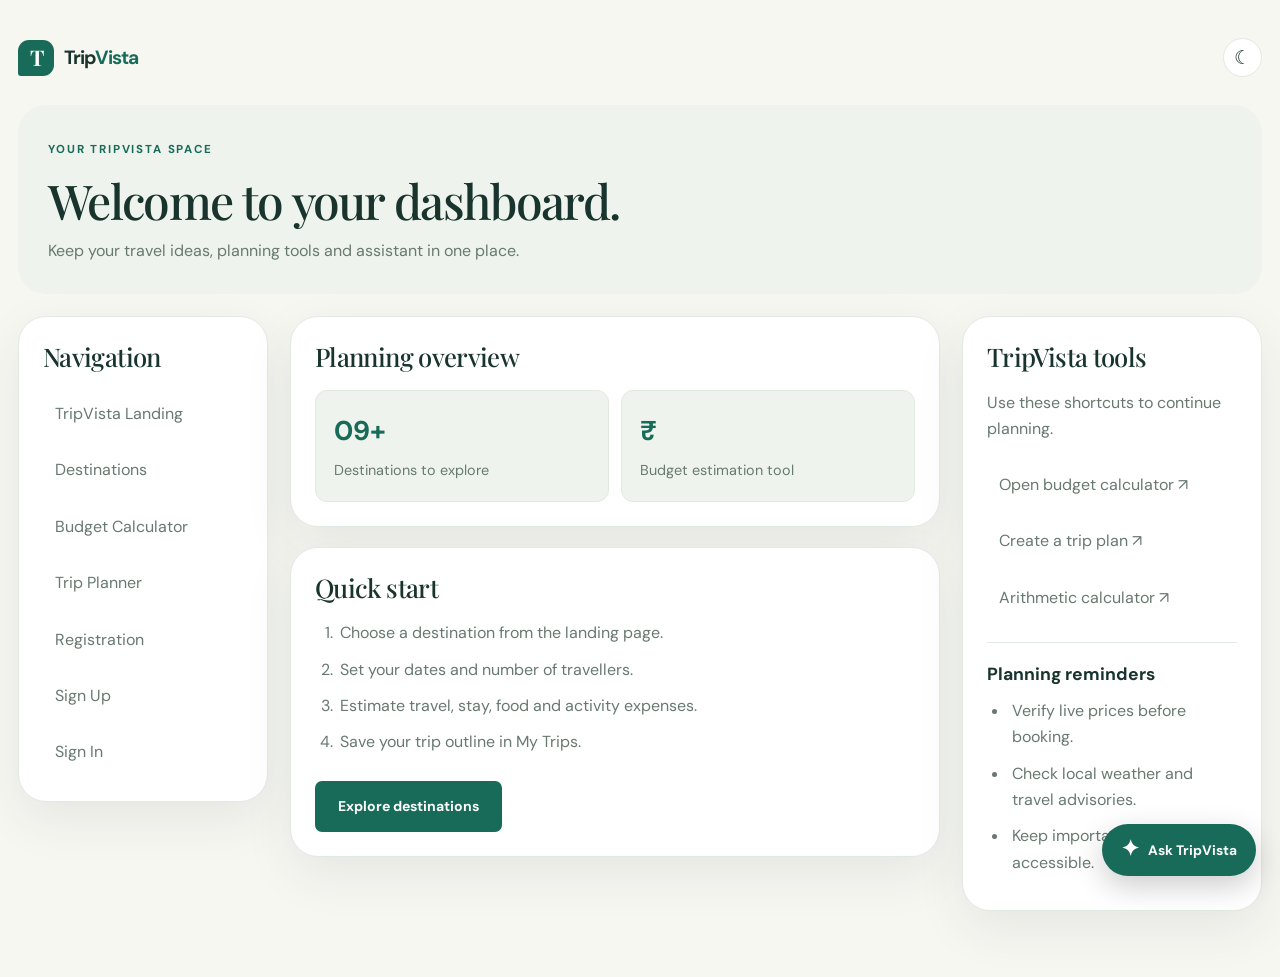
<file: home.html>
<!DOCTYPE html>
<html lang="en" data-theme="light">
<head>
<meta charset="UTF-8">
<meta name="viewport" content="width=device-width, initial-scale=1.0">
<meta name="theme-color" content="#103b32">
<meta name="description" content="TripVista travel planning portal.">
<title>Home Dashboard | TripVista</title>

<link rel="preconnect" href="https://fonts.googleapis.com">
<link rel="preconnect" href="https://fonts.gstatic.com" crossorigin>
<link href="https://fonts.googleapis.com/css2?family=DM+Sans:wght@400;500;600;700&family=Playfair+Display:wght@500;600;700&display=swap" rel="stylesheet">

<link rel="stylesheet" href="styles.css">
<script src="theme.js" defer></script>
<script src="portal.js" defer></script>
<script src="chatbot.js" defer></script>
</head>

<body class="portal-page">

<div class="portal-shell dashboard-shell">

    <header class="portal-topbar">
        <a href="index.html" class="brand" aria-label="TripVista homepage">
            <span class="brand-icon">T</span>
            <span>Trip<span class="brand-accent">Vista</span></span>
        </a>

        <button class="theme-toggle" id="themeToggle" type="button" aria-label="Switch to dark mode">
            <span id="themeIcon" aria-hidden="true">☾</span>
        </button>
    </header>

    <main class="portal-dashboard">

        <div class="dashboard-welcome">
            <span class="eyebrow">YOUR TRIPVISTA SPACE</span>

            <div class="dashboard-welcome-content">
                <div>
                    <h1>Welcome to your dashboard.</h1>
                    <p>Keep your travel ideas, planning tools and assistant in one place.</p>
                </div>

                <button
                    class="btn btn-outline dashboard-menu"
                    id="dashboardMenu"
                    type="button"
                    aria-controls="dashboardSidebar"
                    aria-expanded="false">
                    ☰ Menu
                </button>
            </div>
        </div>

        <div class="dashboard-grid">

            <!-- LEFT COLUMN: NAVIGATION -->
            <aside class="dashboard-panel dashboard-sidebar" id="dashboardSidebar">
                <h2>Navigation</h2>

                <nav class="dashboard-nav" aria-label="Dashboard navigation">
                    <a href="index.html">TripVista Landing</a>
                    <a href="index.html#destinations">Destinations</a>
                    <a href="index.html#budget">Budget Calculator</a>
                    <a href="index.html#planner">Trip Planner</a>
                    <a href="register.html">Registration</a>
                    <a href="signup.html">Sign Up</a>
                    <a href="signin.html">Sign In</a>
                </nav>
            </aside>

            <!-- MIDDLE COLUMN: DASHBOARD OVERVIEW -->
            <section class="dashboard-main" aria-label="Dashboard overview">

                <div class="dashboard-panel">
                    <h2>Planning overview</h2>

                    <div class="dashboard-stats">
                        <div class="dashboard-stat">
                            <strong>09+</strong>
                            <span>Destinations to explore</span>
                        </div>

                        <div class="dashboard-stat">
                            <strong>₹</strong>
                            <span>Budget estimation tool</span>
                        </div>
                    </div>
                </div>

                <div class="dashboard-panel">
                    <h2>Quick start</h2>

                    <ol class="dashboard-list">
                        <li>Choose a destination from the landing page.</li>
                        <li>Set your dates and number of travellers.</li>
                        <li>Estimate travel, stay, food and activity expenses.</li>
                        <li>Save your trip outline in My Trips.</li>
                    </ol>

                    <a class="btn btn-primary" href="index.html#destinations">
                        Explore destinations
                    </a>
                </div>

            </section>

            <!-- RIGHT COLUMN: TRIPVISTA TOOLS -->
            <aside class="dashboard-panel dashboard-tools">

                <h2>TripVista tools</h2>

                <p class="portal-intro">
                    Use these shortcuts to continue planning.
                </p>

                <nav class="dashboard-nav" aria-label="Trip planning tools">
                    <a href="index.html#budget">Open budget calculator ↗</a>
                    <a href="index.html#planner">Create a trip plan ↗</a>
                    <a href="index.html#arithmeticCalculator">Arithmetic calculator ↗</a>
                </nav>

                <hr class="dashboard-divider">

                <h3>Planning reminders</h3>

                <ul class="dashboard-list">
                    <li>Verify live prices before booking.</li>
                    <li>Check local weather and travel advisories.</li>
                    <li>Keep important documents accessible.</li>
                </ul>

            </aside>

        </div>
    </main>
</div>

<!-- FLOATING CHATBOT BUTTON -->
<button
    class="chat-launcher"
    id="chatLauncher"
    type="button"
    aria-label="Open TripVista travel assistant"
    aria-controls="chatPanel"
    aria-expanded="false">

    <span aria-hidden="true">✦</span>
    <span class="chat-launcher-label">Ask TripVista</span>
</button>

<!-- CHATBOT WINDOW -->
<section
    class="chat-panel"
    id="chatPanel"
    aria-label="TripVista travel assistant"
    hidden>

    <div class="chat-header">
        <div class="chat-avatar">T</div>

        <div class="chat-header-copy">
            <strong>TripVista Assistant</strong>
            <span>Demo travel assistant</span>
        </div>

        <button
            id="closeChat"
            class="chat-close"
            type="button"
            aria-label="Close chat">
            ×
        </button>
    </div>

    <div
        class="chat-messages portal-chat-log"
        id="chatMessages"
        aria-live="polite">

        <div class="bot-msg">
            Hello, traveller! Ask me about destinations, packing or budgeting.
        </div>
    </div>

    <form id="chatForm" class="chat-form">
        <label for="chatInput" class="sr-only">Your message</label>

        <input
            type="text"
            id="chatInput"
            maxlength="500"
            placeholder="Ask a travel question..."
            autocomplete="off"
            required>

        <button type="submit" aria-label="Send message">↑</button>
    </form>

</section>

</body>
</html>
</file>
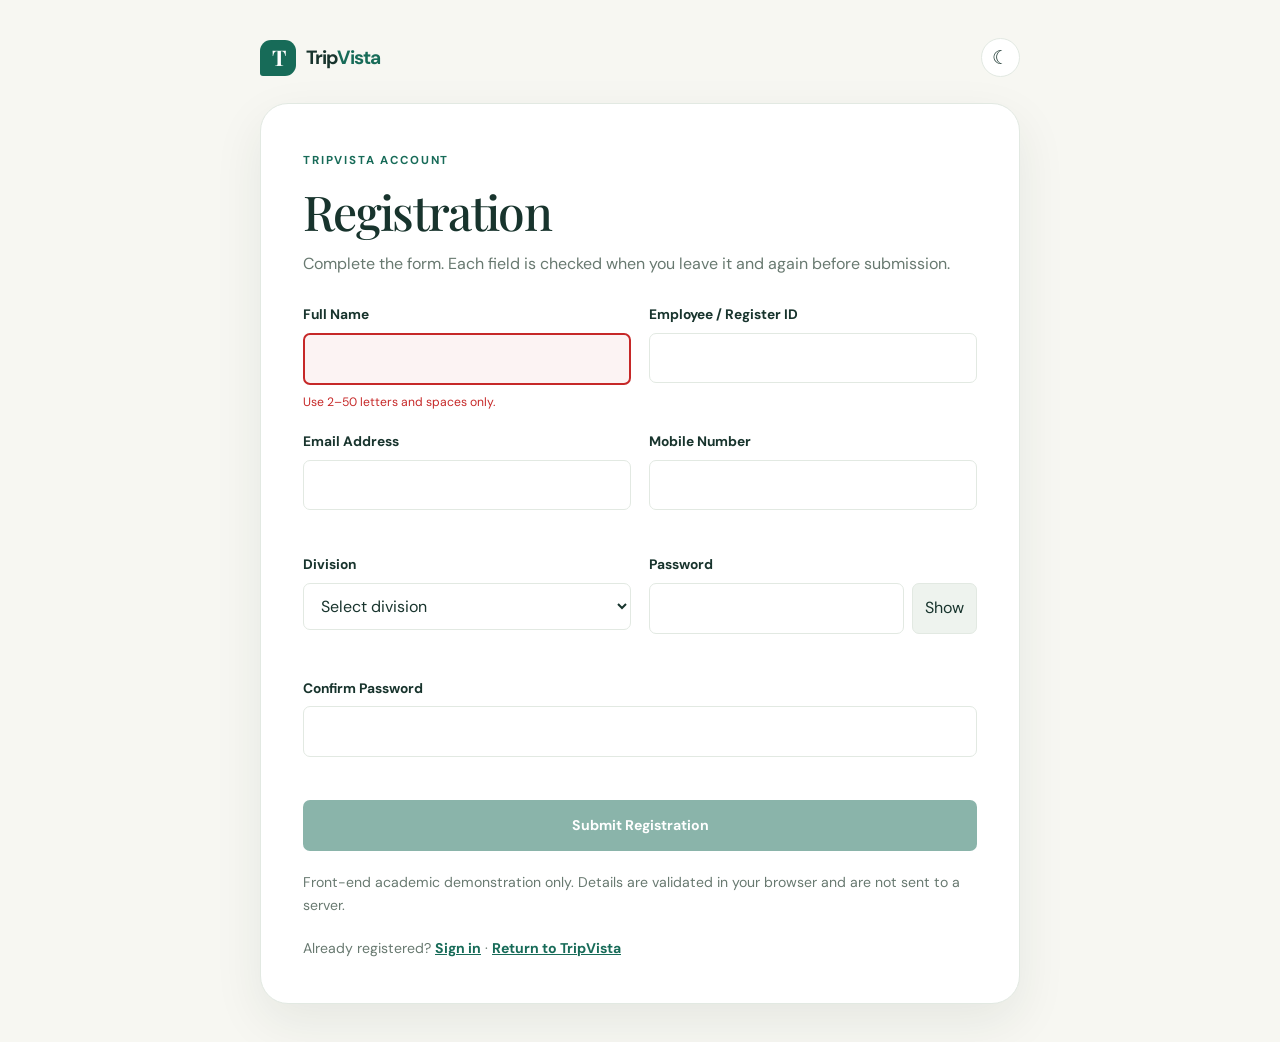
<file: register.html>
<!DOCTYPE html>
<html lang="en" data-theme="light">
<head>
    <meta charset="UTF-8">
    <meta name="viewport" content="width=device-width, initial-scale=1.0">
    <meta name="theme-color" content="#103b32">
    <meta name="description" content="TripVista travel planning portal.">

    <title>Registration | TripVista</title>

    <link rel="preconnect" href="https://fonts.googleapis.com">
    <link rel="preconnect" href="https://fonts.gstatic.com" crossorigin>

    <link href="https://fonts.googleapis.com/css2?family=DM+Sans:wght@400;500;600;700&family=Playfair+Display:wght@500;600;700&display=swap" rel="stylesheet">

    <link rel="stylesheet" href="styles.css">

    <script src="theme.js" defer></script>
    <script src="portal.js" defer></script>
</head>

<body class="portal-page">

<div class="portal-shell">

    <header class="portal-topbar">
        <a href="index.html" class="brand" aria-label="TripVista homepage">
            <span class="brand-icon">T</span>
            <span>Trip<span class="brand-accent">Vista</span></span>
        </a>

        <button class="theme-toggle" id="themeToggle" type="button" aria-label="Switch theme">
            <span id="themeIcon" aria-hidden="true">☾</span>
        </button>
    </header>

    <main class="portal-card">

        <span class="eyebrow">TRIPVISTA ACCOUNT</span>

        <h1>Registration</h1>

        <p class="portal-intro">
            Complete the form. Each field is checked when you leave it and again before submission.
        </p>

        <div id="registerAlert" class="portal-alert" role="alert" aria-live="polite"></div>

        <form id="registerForm" class="portal-form" novalidate>

            <div class="portal-field">
                <label for="fullName">Full Name</label>
                <input id="fullName" name="fullName" autocomplete="name" required>
                <span class="error-msg" data-error="fullName"></span>
            </div>

            <div class="portal-field">
                <label for="empId">Employee / Register ID</label>
                <input id="empId" name="empId" autocomplete="off" required>
                <span class="error-msg" data-error="empId"></span>
            </div>

            <div class="portal-field">
                <label for="email">Email Address</label>
                <input id="email" name="email" type="email" autocomplete="email" required>
                <span class="error-msg" data-error="email"></span>
            </div>

            <div class="portal-field">
                <label for="mobile">Mobile Number</label>
                <input id="mobile" name="mobile" type="tel" inputmode="numeric" maxlength="10" required>
                <span class="error-msg" data-error="mobile"></span>
            </div>

            <div class="portal-field">
                <label for="dept">Division</label>
                <select id="dept" name="dept" required>
                    <option value="">Select division</option>
                    <option value="CSE">CSE</option>
                    <option value="IT">IT</option>
                    <option value="AIML">AI &amp; ML</option>
                    <option value="ECE">ECE</option>
                    <option value="EEE">EEE</option>
                    <option value="Other">Other</option>
                </select>
                <span class="error-msg" data-error="dept"></span>
            </div>

            <div class="portal-field">
                <label for="password">Password</label>

                <div class="password-wrap">
                    <input id="password" name="password" type="password" autocomplete="new-password" required>
                    <button type="button" data-show-password="password">Show</button>
                </div>

                <span class="error-msg" data-error="password"></span>
            </div>

            <div class="portal-field full">
                <label for="confirmPassword">Confirm Password</label>
                <input id="confirmPassword" name="confirmPassword" type="password" autocomplete="new-password" required>
                <span class="error-msg" data-error="confirmPassword"></span>
            </div>

            <button id="registerSubmit" class="btn btn-primary portal-submit" type="submit" disabled>
                Submit Registration
            </button>

        </form>

        <p class="portal-note">
            Front-end academic demonstration only. Details are validated in your browser and are not sent to a server.
        </p>

        <p class="portal-switch">
            Already registered?
            <a href="signin.html">Sign in</a> ·
            <a href="index.html">Return to TripVista</a>
        </p>

    </main>

</div>

</body>
</html>
</file>
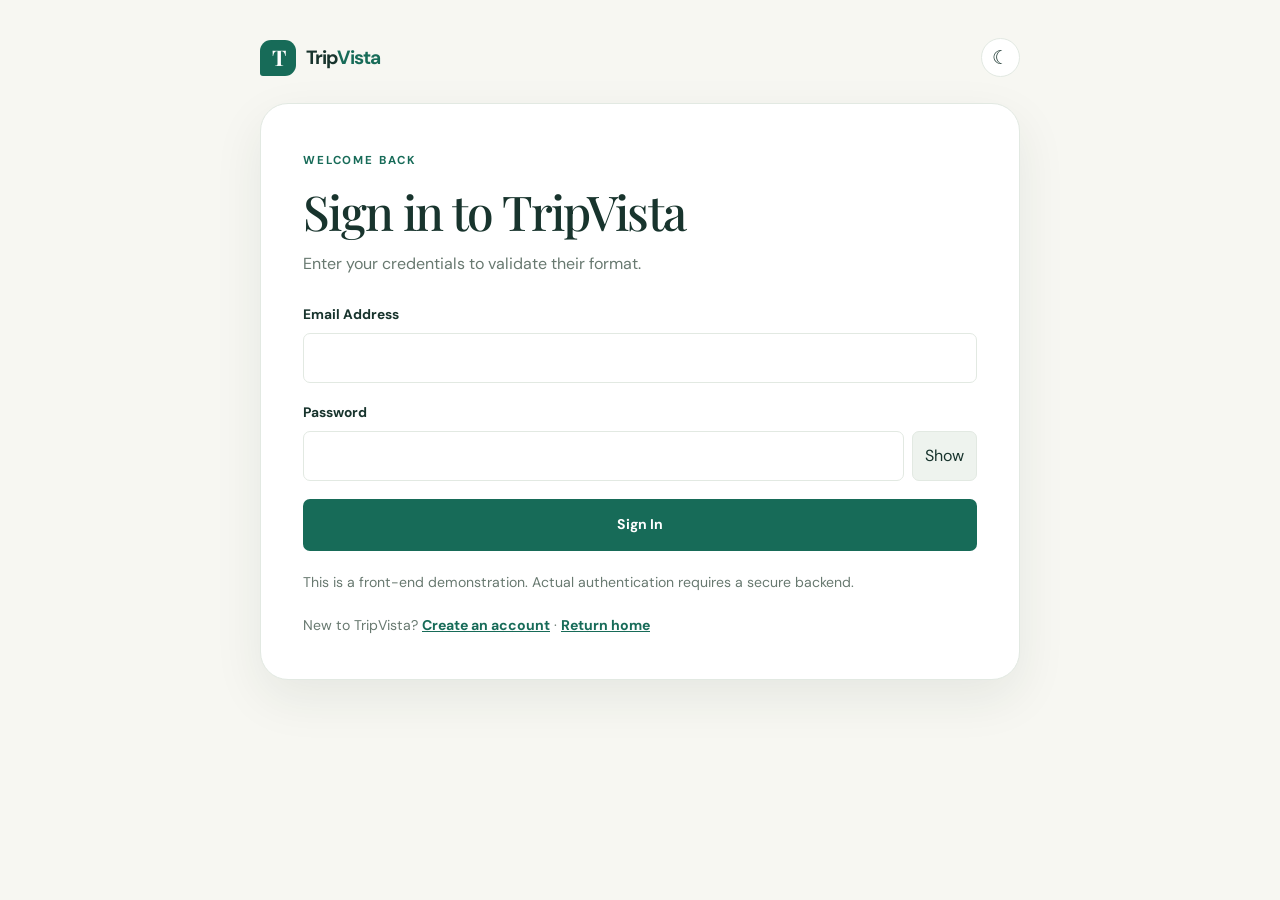
<file: signin.html>
<!DOCTYPE html>
<html lang="en" data-theme="light">
<head>
    <meta charset="UTF-8">
    <meta name="viewport" content="width=device-width, initial-scale=1.0">
    <meta name="theme-color" content="#103b32">
    <meta name="description" content="TripVista travel planning portal.">

    <title>Sign In | TripVista</title>

    <link rel="preconnect" href="https://fonts.googleapis.com">
    <link rel="preconnect" href="https://fonts.gstatic.com" crossorigin>

    <link href="https://fonts.googleapis.com/css2?family=DM+Sans:wght@400;500;600;700&family=Playfair+Display:wght@500;600;700&display=swap" rel="stylesheet">

    <link rel="stylesheet" href="styles.css">

    <script src="theme.js" defer></script>
    <script src="portal.js" defer></script>
</head>

<body class="portal-page">

<div class="portal-shell">

    <header class="portal-topbar">
        <a href="index.html" class="brand" aria-label="TripVista homepage">
            <span class="brand-icon">T</span>
            <span>Trip<span class="brand-accent">Vista</span></span>
        </a>

        <button class="theme-toggle" id="themeToggle" type="button" aria-label="Switch theme">
            <span id="themeIcon" aria-hidden="true">☾</span>
        </button>
    </header>

    <main class="portal-card">

        <span class="eyebrow">WELCOME BACK</span>

        <h1>Sign in to TripVista</h1>

        <p class="portal-intro">
            Enter your credentials to validate their format.
        </p>

        <div id="signinAlert" class="portal-alert" role="alert" aria-live="assertive"></div>

        <form id="standaloneSigninForm" class="portal-form">

            <div class="portal-field full">
                <label for="signinEmailPage">Email Address</label>
                <input id="signinEmailPage" type="email" autocomplete="username" required>
            </div>

            <div class="portal-field full">
                <label for="signinPasswordPage">Password</label>

                <div class="password-wrap">
                    <input id="signinPasswordPage" type="password" autocomplete="current-password" minlength="8" required>
                    <button type="button" data-show-password="signinPasswordPage">Show</button>
                </div>
            </div>

            <button class="btn btn-primary portal-submit" type="submit">
                Sign In
            </button>

        </form>

        <p class="portal-note">
            This is a front-end demonstration. Actual authentication requires a secure backend.
        </p>

        <p class="portal-switch">
            New to TripVista?
            <a href="signup.html">Create an account</a> ·
            <a href="index.html">Return home</a>
        </p>

    </main>

</div>

</body>
</html>
</file>
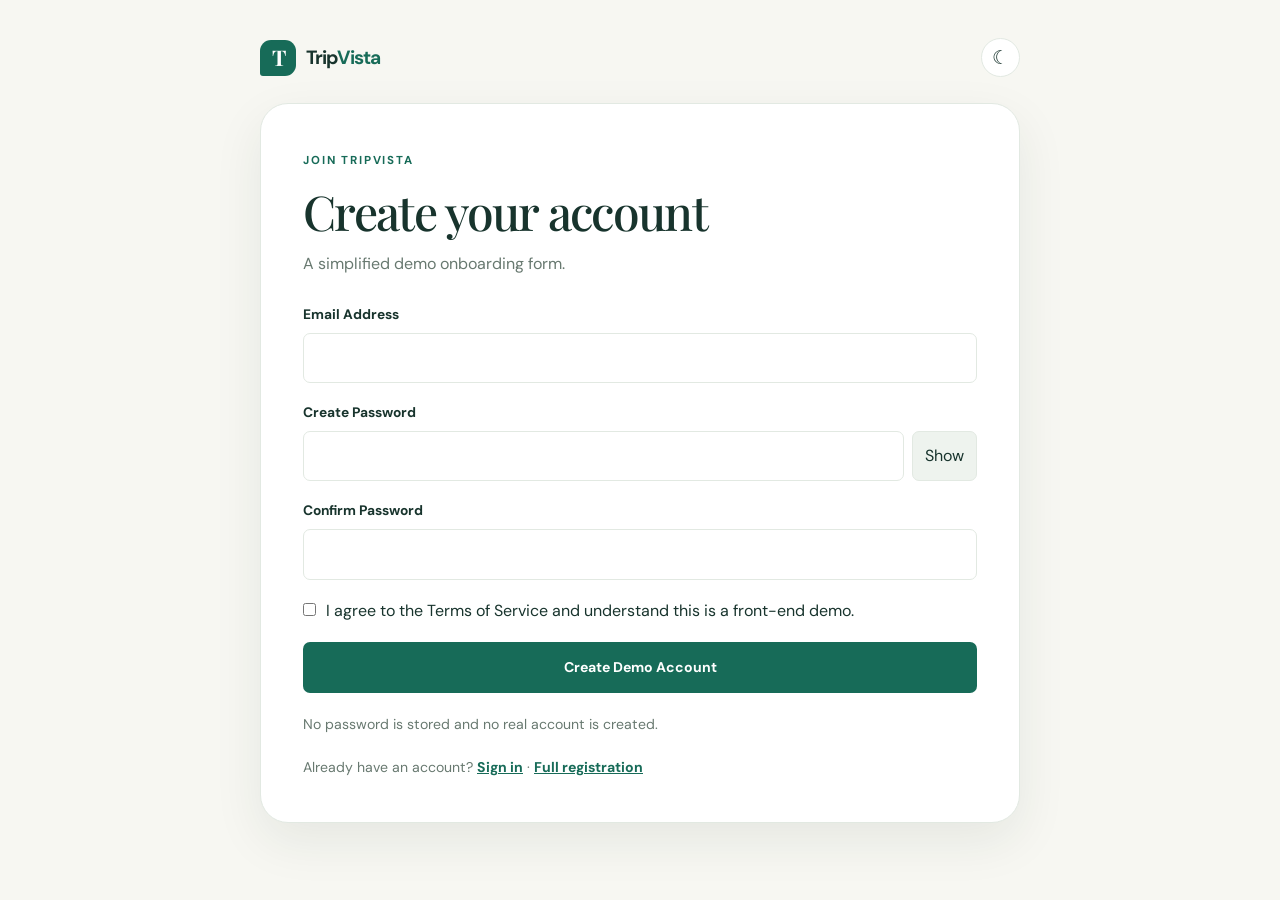
<file: signup.html>
<!DOCTYPE html>
<html lang="en" data-theme="light">
<head>
    <meta charset="UTF-8">
    <meta name="viewport" content="width=device-width, initial-scale=1.0">
    <meta name="theme-color" content="#103b32">
    <meta name="description" content="TripVista travel planning portal.">

    <title>Sign Up | TripVista</title>

    <link rel="preconnect" href="https://fonts.googleapis.com">
    <link rel="preconnect" href="https://fonts.gstatic.com" crossorigin>

    <link href="https://fonts.googleapis.com/css2?family=DM+Sans:wght@400;500;600;700&family=Playfair+Display:wght@500;600;700&display=swap" rel="stylesheet">

    <link rel="stylesheet" href="styles.css">

    <script src="theme.js" defer></script>
    <script src="portal.js" defer></script>
</head>

<body class="portal-page">

<div class="portal-shell">

    <header class="portal-topbar">
        <a href="index.html" class="brand" aria-label="TripVista homepage">
            <span class="brand-icon">T</span>
            <span>Trip<span class="brand-accent">Vista</span></span>
        </a>

        <button class="theme-toggle" id="themeToggle" type="button" aria-label="Switch theme">
            <span id="themeIcon" aria-hidden="true">☾</span>
        </button>
    </header>

    <main class="portal-card">

        <span class="eyebrow">JOIN TRIPVISTA</span>

        <h1>Create your account</h1>

        <p class="portal-intro">
            A simplified demo onboarding form.
        </p>

        <div id="signupAlert" class="portal-alert" role="alert" aria-live="polite"></div>

        <form id="standaloneSignupForm" class="portal-form">

            <div class="portal-field full">
                <label for="signupEmailPage">Email Address</label>
                <input id="signupEmailPage" type="email" autocomplete="email" required>
            </div>

            <div class="portal-field full">
                <label for="signupPassword">Create Password</label>

                <div class="password-wrap">
                    <input id="signupPassword" type="password" minlength="8" autocomplete="new-password" required>
                    <button type="button" data-show-password="signupPassword">Show</button>
                </div>
            </div>

            <div class="portal-field full">
                <label for="signupConfirm">Confirm Password</label>
                <input id="signupConfirm" type="password" minlength="8" autocomplete="new-password" required>
            </div>

            <label class="portal-checkbox">
                <input id="signupTerms" type="checkbox" required>
                <span>I agree to the Terms of Service and understand this is a front-end demo.</span>
            </label>

            <button class="btn btn-primary portal-submit" type="submit">
                Create Demo Account
            </button>

        </form>

        <p class="portal-note">
            No password is stored and no real account is created.
        </p>

        <p class="portal-switch">
            Already have an account?
            <a href="signin.html">Sign in</a> ·
            <a href="register.html">Full registration</a>
        </p>

    </main>

</div>

</body>
</html>
</file>
<file: styles.css>
/* =========================================================

   TRIPVISTA — DESIGN SYSTEM

   HTML5 + CSS3 + Vanilla JavaScript

   ========================================================= */



:root {

    color-scheme: light;



    --bg: #f7f7f2;

    --surface: #ffffff;

    --surface-soft: #eef3ee;

    --text: #18342d;

    --text-soft: #687970;

    --primary: #176b58;

    --primary-dark: #103b32;

    --accent: #d8a86e;

    --border: #e2e9e2;

    --shadow: 0 18px 50px rgba(23, 53, 43, 0.08);

    --header-bg: rgba(247, 247, 242, 0.92);

    --input-bg: #ffffff;

    --hero-text: #ffffff;

    --radius: 18px;

    --radius-large: 28px;

    --container: 1180px;

}



html[data-theme="dark"] {

    color-scheme: dark;



    --bg: #101b18;

    --surface: #182723;

    --surface-soft: #20352e;

    --text: #edf4ef;

    --text-soft: #aabbb0;

    --primary: #76c5a8;

    --primary-dark: #103b32;

    --accent: #e6bc84;

    --border: #30443a;

    --shadow: 0 18px 50px rgba(0, 0, 0, 0.2);

    --header-bg: rgba(16, 27, 24, 0.94);

    --input-bg: #14221d;

}



* {

    box-sizing: border-box;

    margin: 0;

    padding: 0;

}



html {

    scroll-behavior: smooth;

    scroll-padding-top: 90px;

}



body {

    min-width: 320px;

    background: var(--bg);

    color: var(--text);

    font-family: "DM Sans", sans-serif;

    line-height: 1.65;

    transition: background 0.25s ease, color 0.25s ease;

}



body.modal-open {

    overflow: hidden;

}



button,

input,

select {

    font: inherit;

}



button,

a {

    -webkit-tap-highlight-color: transparent;

}



button {

    cursor: pointer;

}



button:focus-visible,

a:focus-visible,

input:focus-visible,

select:focus-visible {

    outline: 3px solid var(--accent);

    outline-offset: 3px;

}



a {

    color: inherit;

    text-decoration: none;

}



img {

    display: block;

    max-width: 100%;

}



button,

input,

select {

    border-radius: 0;

}



button:disabled {

    cursor: not-allowed;

    opacity: 0.65;

}



[hidden] {

    display: none !important;

}



.container {

    width: min(var(--container), calc(100% - 48px));

    margin-inline: auto;

}



.section {

    padding: 105px 0;

}



.eyebrow {

    display: inline-block;

    margin-bottom: 14px;

    color: var(--primary);

    font-size: 0.72rem;

    font-weight: 700;

    letter-spacing: 0.16em;

    line-height: 1.5;

}



h1,

h2,

h3,

h4 {

    line-height: 1.2;

}



h1,

h2 {

    font-family: "Playfair Display", Georgia, serif;

    font-weight: 500;

    letter-spacing: -0.035em;

}



h2 {

    font-size: clamp(2.2rem, 4.5vw, 3.65rem);

}



h2 em {

    color: var(--primary);

    font-weight: 500;

}



h3 {

    font-size: 1.25rem;

}



.section-description {

    max-width: 550px;

    margin-top: 17px;

    color: var(--text-soft);

    font-size: 0.98rem;

}



.text-link {

    display: inline-flex;

    align-items: center;

    gap: 9px;

    color: var(--primary);

    font-size: 0.9rem;

    font-weight: 700;

    transition: gap 0.2s ease;

}



.text-link:hover {

    gap: 15px;

}





/* ==================== BUTTONS ==================== */



.btn {

    min-height: 49px;

    display: inline-flex;

    align-items: center;

    justify-content: center;

    gap: 12px;

    padding: 13px 22px;

    border: 1px solid transparent;

    border-radius: 7px;

    font-size: 0.88rem;

    font-weight: 700;

    text-align: center;

    transition:

        transform 0.2s ease,

        background 0.2s ease,

        border-color 0.2s ease;

}



.btn:hover {

    transform: translateY(-2px);

}



.btn-primary {

    background: var(--primary);

    color: #ffffff;

}



html[data-theme="dark"] .btn-primary {

    color: #10251e;

}



.btn-primary:hover {

    background: var(--primary-dark);

    color: #ffffff;

}



.btn-glass {

    border-color: rgba(255, 255, 255, 0.55);

    background: rgba(255, 255, 255, 0.08);

    color: #ffffff;

    backdrop-filter: blur(10px);

}



.btn-glass:hover {

    background: rgba(255, 255, 255, 0.18);

}



.btn-outline {

    border-color: var(--border);

    color: var(--text);

}



.btn-outline:hover {

    border-color: var(--primary);

}



.btn-light-outline {

    border-color: rgba(255, 255, 255, 0.38);

    background: transparent;

    color: #ffffff;

}



.btn-light-outline:hover {

    background: rgba(255, 255, 255, 0.1);

}



.btn-full {

    width: 100%;

}





/* ==================== NAVIGATION ==================== */



.site-header {

    position: sticky;

    z-index: 100;

    top: 0;

    background: var(--header-bg);

    border-bottom: 1px solid var(--border);

    backdrop-filter: blur(18px);

}



.navbar {

    min-height: 78px;

    display: flex;

    align-items: center;

    justify-content: space-between;

    gap: 25px;

}



.brand {

    display: inline-flex;

    flex-shrink: 0;

    align-items: center;

    gap: 10px;

    font-size: 1.28rem;

    font-weight: 700;

    letter-spacing: -0.06em;

}



.brand-icon {

    width: 36px;

    height: 36px;

    display: inline-grid;

    place-items: center;

    border-radius: 11px 11px 11px 3px;

    background: var(--primary);

    color: #ffffff;

    font-family: "Playfair Display", Georgia, serif;

    font-size: 1.35rem;

    font-weight: 700;

}



.brand-accent {

    color: var(--primary);

}



.nav-links {

    display: flex;

    align-items: center;

    gap: 23px;

}



.nav-link {

    position: relative;

    color: var(--text-soft);

    font-size: 0.82rem;

    font-weight: 600;

    transition: color 0.2s ease;

}



.nav-link::after {

    position: absolute;

    right: 0;

    bottom: -8px;

    left: 0;

    height: 2px;

    background: var(--primary);

    content: "";

    transform: scaleX(0);

    transform-origin: left;

    transition: transform 0.2s ease;

}



.nav-link:hover,

.nav-link.active {

    color: var(--primary);

}



.nav-link:hover::after,

.nav-link.active::after {

    transform: scaleX(1);

}



.nav-budget {

    color: var(--primary);

}



.nav-auth {

    padding: 10px 16px;

    border: 0;

    border-radius: 6px;

    background: var(--primary);

    color: #ffffff;

    font-size: 0.82rem;

    font-weight: 700;

}



html[data-theme="dark"] .nav-auth {

    color: #10251e;

}



.theme-toggle {

    width: 39px;

    height: 39px;

    display: grid;

    flex-shrink: 0;

    place-items: center;

    border: 1px solid var(--border);

    border-radius: 50%;

    background: var(--surface);

    color: var(--text);

    font-size: 1.2rem;

    transition: transform 0.2s ease;

}



.theme-toggle:hover {

    transform: rotate(15deg);

}



.menu-toggle {

    display: none;

    width: 42px;

    height: 42px;

    align-items: center;

    justify-content: center;

    flex-direction: column;

    gap: 5px;

    border: 1px solid var(--border);

    border-radius: 8px;

    background: var(--surface);

}



.menu-toggle span {

    width: 18px;

    height: 2px;

    background: var(--text);

}





/* ==================== HERO ==================== */



.hero {

    position: relative;

    min-height: 650px;

    min-height: min(760px, calc(100svh - 78px));

    display: flex;

    align-items: center;

    overflow: hidden;

    background: #183a31 url("https://images.unsplash.com/photo-1470770841072-f978cf4d019e?auto=format&fit=crop&w=2200&q=90") center 52% / cover no-repeat;

    color: #ffffff;

}



.hero-overlay {

    position: absolute;

    inset: 0;

    background:

        linear-gradient(90deg, rgba(8, 28, 22, 0.87) 0%, rgba(8, 28, 22, 0.58) 49%, rgba(8, 28, 22, 0.12) 100%),

        linear-gradient(0deg, rgba(8, 28, 22, 0.3), transparent 55%);

}



.hero-content {

    position: relative;

    z-index: 1;

    padding-top: 35px;

    padding-bottom: 75px;

}



.hero-eyebrow {

    color: #e5c394;

}



.hero h1 {

    max-width: 780px;

    font-size: clamp(3.1rem, 7vw, 6rem);

    line-height: 1.05;

}



.hero h1 span {

    color: #e6c493;

    font-style: italic;

}



.hero-description {

    max-width: 540px;

    margin-top: 25px;

    color: rgba(255, 255, 255, 0.85);

    font-size: 1.05rem;

}



.hero-actions {

    display: flex;

    flex-wrap: wrap;

    gap: 13px;

    margin-top: 31px;

}



.hero-trust {

    display: flex;

    align-items: center;

    gap: 10px;

    margin-top: 34px;

    color: rgba(255, 255, 255, 0.8);

    font-size: 0.79rem;

}



.trust-dot,

.online-dot {

    width: 8px;

    height: 8px;

    display: inline-block;

    border-radius: 50%;

    background: #85d5a4;

}



.scroll-cue {

    position: absolute;

    right: max(24px, calc((100% - var(--container)) / 2));

    bottom: 30px;

    display: flex;

    align-items: center;

    gap: 13px;

    color: rgba(255, 255, 255, 0.85);

    font-size: 0.65rem;

    font-weight: 600;

    letter-spacing: 0.13em;

}



.scroll-line {

    width: 45px;

    height: 1px;

    background: #e6c493;

}





/* ==================== STATS ==================== */



.stats-section {

    border-bottom: 1px solid var(--border);

    background: var(--surface);

}



.stats-grid {

    min-height: 112px;

    display: grid;

    grid-template-columns: repeat(3, 1fr);

    align-items: center;

}



.stat-item {

    display: flex;

    align-items: center;

    justify-content: center;

    gap: 14px;

    padding: 15px;

    border-right: 1px solid var(--border);

}



.stat-item:last-child {

    border-right: 0;

}



.stat-number {

    color: var(--primary);

    font-family: "Playfair Display", Georgia, serif;

    font-size: 2rem;

}



.stat-label {

    max-width: 135px;

    color: var(--text-soft);

    font-size: 0.78rem;

}





/* ==================== SECTION HEADINGS ==================== */



.section-heading {

    display: flex;

    align-items: flex-end;

    justify-content: space-between;

    gap: 25px;

    margin-bottom: 42px;

}



.section-heading > div:first-child {

    max-width: 730px;

}



.section-heading > .text-link {

    margin-bottom: 9px;

    white-space: nowrap;

}



.centered-heading {

    display: flex;

    align-items: center;

    flex-direction: column;

    text-align: center;

}



.centered-heading .section-description {

    max-width: 600px;

}





/* ==================== DESTINATIONS ==================== */



.destinations-section {

    background: var(--bg);

}



.destination-toolbar {

    display: flex;

    align-items: center;

    justify-content: space-between;

    flex-wrap: wrap;

    gap: 18px;

    margin-bottom: 28px;

}



.search-box {

    min-width: 250px;

    display: flex;

    align-items: center;

    gap: 10px;

    padding: 0 15px;

    border: 1px solid var(--border);

    border-radius: 8px;

    background: var(--surface);

    color: var(--text-soft);

}



.search-box > span {

    font-size: 1.5rem;

}



.search-box input {

    width: 100%;

    min-height: 45px;

    border: 0;

    outline: 0;

    background: transparent;

    color: var(--text);

    font-size: 0.84rem;

}



.filter-buttons {

    display: flex;

    flex-wrap: wrap;

    gap: 7px;

}



.filter-btn {

    padding: 9px 14px;

    border: 1px solid var(--border);

    border-radius: 7px;

    background: var(--surface);

    color: var(--text-soft);

    font-size: 0.77rem;

    font-weight: 600;

    transition: background 0.2s ease, color 0.2s ease;

}



.filter-btn:hover,

.filter-btn.active {

    border-color: var(--primary);

    background: var(--primary);

    color: #ffffff;

}



html[data-theme="dark"] .filter-btn.active,

html[data-theme="dark"] .filter-btn:hover {

    color: #10251e;

}



.destination-grid {

    display: grid;

    grid-template-columns: repeat(3, minmax(0, 1fr));

    gap: 25px;

}



.destination-card {

    min-width: 0;

    overflow: hidden;

    border: 1px solid var(--border);

    border-radius: var(--radius);

    background: var(--surface);

    transition: transform 0.3s ease, box-shadow 0.3s ease;

}



.destination-card:hover {

    transform: translateY(-6px);

    box-shadow: var(--shadow);

}



.destination-image {

    position: relative;

    min-height: 230px;

    overflow: hidden;

    background-color: #cad6c9;

    background-image:

        linear-gradient(0deg, rgba(8, 25, 20, 0.27), transparent 45%),

        var(--card-image);

    background-position: center;

    background-size: cover;

    transition: background-size 0.3s ease;

}



.destination-card:hover .destination-image {

    background-size: cover;

}



.destination-tag {

    position: absolute;

    top: 16px;

    left: 16px;

    padding: 7px 10px;

    border: 1px solid rgba(255, 255, 255, 0.2);

    border-radius: 4px;

    background: rgba(13, 40, 31, 0.72);

    color: #ffffff;

    font-size: 0.61rem;

    font-weight: 700;

    letter-spacing: 0.1em;

    backdrop-filter: blur(8px);

}



.destination-number {

    position: absolute;

    right: 16px;

    bottom: 8px;

    color: rgba(255, 255, 255, 0.8);

    font-family: "Playfair Display", Georgia, serif;

    font-size: 2.4rem;

}



.destination-content {

    display: flex;

    min-height: 195px;

    flex-direction: column;

    justify-content: space-between;

    padding: 22px;

}



.destination-content h3 {

    font-family: "Playfair Display", Georgia, serif;

    font-size: 1.5rem;

}



.destination-subtitle {

    margin-top: 4px;

    color: var(--primary);

    font-size: 0.75rem;

    font-weight: 600;

}



.destination-description {

    margin-top: 11px;

    color: var(--text-soft);

    font-size: 0.82rem;

}



.destination-bottom {

    display: flex;

    align-items: center;

    justify-content: space-between;

    gap: 10px;

    margin-top: 22px;

    padding-top: 15px;

    border-top: 1px solid var(--border);

}



.destination-price {

    font-size: 0.82rem;

    font-weight: 700;

}



.destination-price small {

    color: var(--text-soft);

    font-size: 0.7rem;

    font-weight: 400;

}



.text-button {

    border: 0;

    background: transparent;

    color: var(--primary);

    font-size: 0.8rem;

    font-weight: 700;

    white-space: nowrap;

}



.text-button:hover {

    text-decoration: underline;

    text-underline-offset: 4px;

}



.price-disclaimer {

    margin-top: 20px;

    color: var(--text-soft);

    font-size: 0.75rem;

}



.no-results {

    padding: 30px 0;

    color: var(--text-soft);

    text-align: center;

}





/* ==================== BUDGET CALCULATOR ==================== */



.budget-section {

    background: var(--surface-soft);

}



.budget-heading-badge {

    display: flex;

    align-items: center;

    gap: 11px;

    padding: 13px 17px;

    border: 1px solid var(--border);

    border-radius: 10px;

    background: var(--surface);

    color: var(--text-soft);

    font-size: 0.8rem;

    font-weight: 600;

}



.badge-icon {

    width: 36px;

    height: 36px;

    display: grid;

    place-items: center;

    border-radius: 8px;

    background: var(--surface-soft);

    color: var(--primary);

    font-weight: 700;

    font-size: 1.15rem;

}



.calculator-layout {

    display: grid;

    grid-template-columns: minmax(0, 1.25fr) minmax(310px, 0.75fr);

    align-items: start;

    gap: 25px;

}



.calculator-card {

    padding: 32px;

    border: 1px solid var(--border);

    border-radius: var(--radius-large);

    background: var(--surface);

    box-shadow: var(--shadow);

}



.card-heading {

    display: flex;

    align-items: center;

    justify-content: space-between;

    gap: 15px;

    margin-bottom: 28px;

}



.card-heading .eyebrow {

    margin-bottom: 7px;

    font-size: 0.66rem;

}



.card-heading h3 {

    font-family: "Playfair Display", Georgia, serif;

    font-size: 1.65rem;

}



.card-heading-icon,

.planner-card-icon {

    width: 45px;

    height: 45px;

    display: grid;

    place-items: center;

    border-radius: 13px;

    background: var(--surface-soft);

    color: var(--primary);

    font-size: 1.4rem;

}



.form-grid {

    display: grid;

    grid-template-columns: repeat(2, minmax(0, 1fr));

    gap: 19px;

}



.form-group {

    min-width: 0;

    display: flex;

    flex-direction: column;

    gap: 7px;

}



.form-group.full-width {

    grid-column: 1 / -1;

}



.form-group label {

    color: var(--text);

    font-size: 0.81rem;

    font-weight: 700;

}



.form-group input,

.form-group select {

    width: 100%;

    min-height: 47px;

    padding: 11px 12px;

    border: 1px solid var(--border);

    border-radius: 7px;

    outline: none;

    background: var(--input-bg);

    color: var(--text);

    font-size: 0.85rem;

    transition: border-color 0.2s ease, box-shadow 0.2s ease;

}



.form-group input:focus,

.form-group select:focus {

    border-color: var(--primary);

    box-shadow: 0 0 0 3px rgba(23, 107, 88, 0.1);

}



.form-group small {

    color: var(--text-soft);

    font-size: 0.69rem;

    line-height: 1.4;

}



.calculator-actions {

    margin-top: 27px;

}



.reset-button {

    display: block;

    margin: 14px auto 0;

    padding: 6px 12px;

    border: 0;

    background: transparent;

    color: var(--text-soft);

    font-size: 0.78rem;

    text-decoration: underline;

    text-underline-offset: 3px;

}



.calculator-note {

    margin-top: 19px;

    color: var(--text-soft);

    font-size: 0.72rem;

    text-align: center;

}





/* CALCULATOR RESULT PANEL */



.budget-result-card {

    position: sticky;

    top: 105px;

    overflow: hidden;

    padding: 30px;

    border-radius: var(--radius-large);

    background: var(--primary-dark);

    color: #ffffff;

    box-shadow: var(--shadow);

}



.result-top {

    display: flex;

    align-items: center;

    justify-content: space-between;

}



.result-eyebrow {

    color: #a9d6c2;

    font-size: 0.65rem;

}



.result-icon {

    width: 35px;

    height: 35px;

    display: grid;

    place-items: center;

    border: 1px solid rgba(255, 255, 255, 0.2);

    border-radius: 50%;

    color: #e4c08d;

}



.result-destination {

    margin-top: 10px;

    color: #d1e0d7;

    font-size: 0.9rem;

}



.result-total-label {

    margin-top: 25px;

    color: #c3d7cb;

    font-size: 0.78rem;

}



.result-total {

    margin-top: 3px;

    font-family: "Playfair Display", Georgia, serif;

    font-size: clamp(2.7rem, 4vw, 3.5rem);

    letter-spacing: -0.045em;

    overflow-wrap: anywhere;

}



.result-per-person {

    display: flex;

    align-items: center;

    justify-content: space-between;

    gap: 15px;

    margin-top: 19px;

    padding: 15px 0;

    border-top: 1px solid rgba(255, 255, 255, 0.16);

    border-bottom: 1px solid rgba(255, 255, 255, 0.16);

    color: #d1e0d7;

    font-size: 0.8rem;

}



.result-per-person strong {

    color: #e6c493;

    font-size: 1rem;

}



.budget-progress-area {

    margin-top: 25px;

}



.progress-label {

    display: flex;

    justify-content: space-between;

    gap: 12px;

    color: #e0e9e3;

    font-size: 0.74rem;

}



.progress-track {

    height: 7px;

    margin-top: 12px;

    overflow: hidden;

    border-radius: 99px;

    background: rgba(255, 255, 255, 0.15);

}



.progress-fill {

    width: 69%;

    height: 100%;

    border-radius: inherit;

    background: #e5bf88;

    transition: width 0.35s ease, background 0.35s ease;

}



.progress-fill.over-budget {

    background: #ff9696;

}



.budget-message {

    margin-top: 11px;

    color: #c8d9cf;

    font-size: 0.75rem;

}



.expense-breakdown {

    margin-top: 30px;

    padding-top: 22px;

    border-top: 1px solid rgba(255, 255, 255, 0.16);

}



.breakdown-heading {

    display: flex;

    align-items: center;

    justify-content: space-between;

    gap: 12px;

    margin-bottom: 17px;

}



.breakdown-heading h4 {

    font-size: 0.9rem;

}



.breakdown-heading > span {

    color: #afc5b8;

    font-size: 0.63rem;

    letter-spacing: 0.08em;

}



.breakdown-row {

    display: flex;

    align-items: center;

    justify-content: space-between;

    gap: 12px;

    margin-top: 15px;

    color: #d0ddd5;

    font-size: 0.78rem;

}



.breakdown-row > span {

    display: flex;

    align-items: center;

    gap: 10px;

}



.breakdown-row strong {

    color: #ffffff;

    font-size: 0.82rem;

    font-weight: 600;

    text-align: right;

    overflow-wrap: anywhere;

}



.expense-dot {

    width: 9px;

    height: 9px;

    display: inline-block;

    flex-shrink: 0;

    border-radius: 50%;

}



.travel-dot {

    background: #8dc7ff;

}



.stay-dot {

    background: #e6c493;

}



.food-dot {

    background: #9ee0b0;

}



.activity-dot {

    background: #d5b1ff;

}



.other-dot {

    background: #ffaaa1;

}



.budget-result-card .btn {

    margin-top: 28px;

}



.result-feedback {

    min-height: 20px;

    margin-top: 10px;

    color: #d1e0d7;

    font-size: 0.75rem;

    text-align: center;

}





/* ==================== PLANNER ==================== */



.planner-section {

    background: var(--bg);

}



.planner-layout {

    display: grid;

    grid-template-columns: minmax(0, 0.9fr) minmax(320px, 0.8fr);

    align-items: center;

    gap: 80px;

}



.planner-copy h2 {

    font-size: clamp(2.5rem, 4.5vw, 4rem);

}



.planner-copy > p {

    max-width: 480px;

    margin-top: 20px;

    color: var(--text-soft);

}



.planner-benefit {

    display: flex;

    align-items: flex-start;

    gap: 15px;

    margin-top: 26px;

}



.benefit-icon {

    width: 30px;

    height: 30px;

    display: grid;

    flex-shrink: 0;

    place-items: center;

    border-radius: 50%;

    background: var(--surface-soft);

    color: var(--primary);

    font-weight: 700;

}



.planner-benefit strong {

    font-size: 0.9rem;

}



.planner-benefit p {

    margin-top: 3px;

    color: var(--text-soft);

    font-size: 0.8rem;

}



.planner-card {

    padding: 32px;

    border: 1px solid var(--border);

    border-radius: var(--radius-large);

    background: var(--surface);

    box-shadow: var(--shadow);

}



.planner-card .form-group {

    margin-bottom: 19px;

}



.planner-card .form-grid {

    gap: 14px;

}



.planner-card .btn {

    margin-top: 5px;

}



.form-feedback {

    min-height: 20px;

    margin-top: 13px;

    color: var(--primary);

    font-size: 0.79rem;

}



.trip-plan-result {

    margin-top: 17px;

    padding: 17px;

    border: 1px solid var(--border);

    border-radius: 9px;

    background: var(--surface-soft);

}



.trip-plan-result h4 {

    margin-bottom: 8px;

    font-size: 1rem;

}



.trip-plan-result p {

    margin-top: 5px;

    color: var(--text-soft);

    font-size: 0.8rem;

}



.trip-plan-result .btn {

    margin-top: 12px;

}





/* ==================== MY TRIPS ==================== */



.my-trips-section {

    background: var(--surface-soft);

}



.saved-trips-grid {

    display: grid;

    grid-template-columns: repeat(3, minmax(0, 1fr));

    gap: 20px;

}



.empty-trips {

    grid-column: 1 / -1;

    padding: 45px 20px;

    border: 1px dashed var(--border);

    border-radius: var(--radius);

    background: var(--surface);

    text-align: center;

}



.empty-trips-icon {

    display: inline-block;

    margin-bottom: 12px;

    color: var(--primary);

    font-size: 2.3rem;

}



.empty-trips h3 {

    font-family: "Playfair Display", Georgia, serif;

    font-size: 1.5rem;

}



.empty-trips p {

    margin-top: 8px;

    margin-bottom: 16px;

    color: var(--text-soft);

    font-size: 0.86rem;

}



.saved-trip-card {

    padding: 23px;

    border: 1px solid var(--border);

    border-radius: var(--radius);

    background: var(--surface);

    box-shadow: 0 8px 25px rgba(23, 53, 43, 0.04);

}



.saved-trip-card .eyebrow {

    margin-bottom: 8px;

    font-size: 0.63rem;

}



.saved-trip-card h3 {

    font-family: "Playfair Display", Georgia, serif;

    font-size: 1.4rem;

}



.saved-trip-card p {

    margin-top: 8px;

    color: var(--text-soft);

    font-size: 0.8rem;

}



.saved-trip-cost {

    display: block;

    margin-top: 18px;

    color: var(--primary);

    font-size: 1.35rem;

    font-weight: 700;

}



.saved-trip-actions {

    display: flex;

    flex-wrap: wrap;

    gap: 12px;

    margin-top: 16px;

}



.small-action {

    padding: 7px 10px;

    border: 1px solid var(--border);

    border-radius: 5px;

    background: var(--surface);

    color: var(--text);

    font-size: 0.75rem;

}



.small-action:hover {

    border-color: var(--primary);

}



.small-action.danger {

    color: #d65c5c;

}





/* ==================== ASSISTANT BANNER ==================== */



.assistant-section {

    padding: 60px 0;

    background: var(--bg);

}



.assistant-banner {

    display: grid;

    grid-template-columns: 100px minmax(0, 1fr) auto;

    align-items: center;

    gap: 30px;

    padding: 48px;

    border: 1px solid var(--border);

    border-radius: var(--radius-large);

    background: var(--surface);

    box-shadow: var(--shadow);

}



.assistant-orb {

    width: 86px;

    height: 86px;

    display: grid;

    place-items: center;

    border: 1px solid rgba(255, 255, 255, 0.12);

    border-radius: 50%;

    background: linear-gradient(135deg, var(--primary), #3d9e83);

    color: #ffffff;

    box-shadow: 0 12px 30px rgba(23, 107, 88, 0.2);

}



.assistant-orb span {

    font-size: 2.5rem;

    animation: sparkle 3s ease-in-out infinite;

}



.assistant-banner-copy h2 {

    font-size: clamp(1.9rem, 3vw, 2.6rem);

}



.assistant-banner-copy p {

    max-width: 520px;

    margin-top: 13px;

    color: var(--text-soft);

    font-size: 0.88rem;

}





/* ==================== FEATURES ==================== */



.features-section {

    background: var(--surface);

}



.features-grid {

    display: grid;

    grid-template-columns: repeat(4, minmax(0, 1fr));

    gap: 20px;

    margin-top: 48px;

}



.feature-card {

    padding: 28px 24px;

    border: 1px solid var(--border);

    border-radius: var(--radius);

    background: var(--bg);

    transition: transform 0.25s ease, border-color 0.25s ease;

}



.feature-card:hover {

    transform: translateY(-5px);

    border-color: var(--primary);

}



.feature-icon {

    width: 48px;

    height: 48px;

    display: grid;

    place-items: center;

    margin-bottom: 24px;

    border-radius: 13px;

    background: var(--surface-soft);

    color: var(--primary);

    font-size: 1.5rem;

}



.feature-card h3 {

    font-family: "Playfair Display", Georgia, serif;

    font-size: 1.35rem;

}



.feature-card p {

    margin-top: 12px;

    color: var(--text-soft);

    font-size: 0.83rem;

}





/* ==================== ABOUT ==================== */



.about-section {

    background: var(--bg);

}



.about-layout {

    display: grid;

    grid-template-columns: minmax(0, 1fr) minmax(0, 0.95fr);

    align-items: center;

    gap: 85px;

}



.about-visual {

    position: relative;

    min-height: 470px;

}



.about-image {

    position: absolute;

    inset: 0 30px 20px 0;

    border-radius: 170px 170px 18px 18px;

    background:

        linear-gradient(0deg, rgba(8, 28, 22, 0.12), transparent 50%),

        url("https://images.pexels.com/photos/1268855/pexels-photo-1268855.jpeg?cs=srgb&dl=pexels-asad-photo-maldives-1268855.jpg&fm=jpg") center / cover no-repeat;

}



.about-note {

    position: absolute;

    right: 0;

    bottom: 0;

    display: flex;

    align-items: center;

    gap: 13px;

    padding: 18px;

    border: 1px solid var(--border);

    border-radius: 12px;

    background: var(--surface);

    box-shadow: var(--shadow);

}



.about-note-icon {

    width: 42px;

    height: 42px;

    display: grid;

    place-items: center;

    border-radius: 9px;

    background: var(--surface-soft);

    color: var(--primary);

    font-size: 1.4rem;

}



.about-note strong {

    font-size: 0.83rem;

}



.about-note p {

    margin-top: 2px;

    color: var(--text-soft);

    font-size: 0.72rem;

}



.about-copy h2 {

    font-size: clamp(2.4rem, 4vw, 3.5rem);

}



.about-copy > p {

    margin-top: 18px;

    color: var(--text-soft);

    font-size: 0.9rem;

}



.about-copy .btn {

    margin-top: 28px;

}





/* ==================== CLOSING CTA ==================== */



.closing-section {

    position: relative;

    overflow: hidden;

    padding: 100px 0;

    background:

        linear-gradient(90deg, rgba(10, 37, 28, 0.92), rgba(10, 37, 28, 0.65)),

        url("https://images.unsplash.com/photo-1470770841072-f978cf4d019e?auto=format&fit=crop&w=1800&q=85") center 58% / cover no-repeat;

    color: #ffffff;

    text-align: center;

}



.closing-content .eyebrow {

    color: #e6c493;

}



.closing-content h2 {

    font-size: clamp(2.5rem, 5vw, 4.2rem);

}



.closing-content h2 em {

    color: #e6c493;

}



.closing-content > p {

    margin-top: 16px;

    color: rgba(255, 255, 255, 0.78);

}



.closing-actions {

    display: flex;

    justify-content: center;

    flex-wrap: wrap;

    gap: 12px;

    margin-top: 28px;

}



.closing-actions .btn-outline {

    border-color: rgba(255, 255, 255, 0.55);

    color: #ffffff;

}





/* ==================== FOOTER ==================== */



.site-footer {

    background: var(--surface);

}



.footer-main {

    display: grid;

    grid-template-columns: 1.6fr repeat(3, 1fr);

    gap: 45px;

    padding-top: 60px;

    padding-bottom: 50px;

}



.footer-brand > p {

    margin-top: 17px;

    color: var(--text-soft);

    font-size: 0.83rem;

}



.footer-column {

    display: flex;

    align-items: flex-start;

    flex-direction: column;

    gap: 12px;

}



.footer-column h3 {

    margin-bottom: 6px;

    font-size: 0.9rem;

}



.footer-column a,

.footer-link {

    border: 0;

    background: transparent;

    color: var(--text-soft);

    font-size: 0.79rem;

    text-align: left;

    transition: color 0.2s ease;

}



.footer-column a:hover,

.footer-link:hover {

    color: var(--primary);

}



.footer-bottom {

    display: flex;

    justify-content: space-between;

    flex-wrap: wrap;

    gap: 12px;

    padding-top: 20px;

    padding-bottom: 24px;

    border-top: 1px solid var(--border);

    color: var(--text-soft);

    font-size: 0.72rem;

}



.footer-disclaimer {

    text-align: right;

}





/* ==================== AUTH MODAL ==================== */



.modal-backdrop {

    position: fixed;

    z-index: 300;

    inset: 0;

    display: grid;

    place-items: center;

    overflow-y: auto;

    padding: 25px;

    background: rgba(5, 18, 14, 0.68);

    backdrop-filter: blur(7px);

}



.auth-modal {

    position: relative;

    width: min(100%, 460px);

    max-height: calc(100svh - 50px);

    overflow-y: auto;

    padding: 36px;

    border: 1px solid var(--border);

    border-radius: 22px;

    background: var(--surface);

    box-shadow: 0 25px 100px rgba(0, 0, 0, 0.3);

    animation: modalIn 0.25s ease both;

}



.modal-close {

    position: absolute;

    top: 17px;

    right: 18px;

    width: 34px;

    height: 34px;

    border: 1px solid var(--border);

    border-radius: 50%;

    background: var(--surface);

    color: var(--text);

    font-size: 1.4rem;

}



.auth-brand {

    display: flex;

    align-items: center;

    gap: 10px;

    margin-bottom: 26px;

    font-size: 1.2rem;

    font-weight: 700;

}



.auth-modal > .eyebrow {

    margin-bottom: 8px;

}



.auth-modal h2 {

    padding-right: 15px;

    font-size: 2rem;

}



.auth-modal > p {

    margin-top: 12px;

    color: var(--text-soft);

    font-size: 0.83rem;

}



.auth-modal form {

    margin-top: 24px;

}



.auth-modal .form-group {

    margin-bottom: 17px;

}



.auth-modal .btn {

    margin-top: 6px;

}



.password-field {

    position: relative;

}



.password-field input {

    padding-right: 65px;

}



.password-toggle {

    position: absolute;

    top: 50%;

    right: 12px;

    border: 0;

    background: transparent;

    color: var(--primary);

    font-size: 0.76rem;

    font-weight: 700;

    transform: translateY(-50%);

}



.checkbox-label {

    display: flex;

    align-items: flex-start;

    gap: 10px;

    margin: 16px 0;

    color: var(--text-soft);

    font-size: 0.75rem;

}



.checkbox-label input {

    margin-top: 5px;

    accent-color: var(--primary);

}



.auth-modal .auth-message {

    min-height: 20px;

    color: var(--primary);

    font-size: 0.78rem;

}



.auth-modal .auth-message.error {

    color: #d85d5d;

}



.auth-switch-text {

    text-align: center;

}



.auth-switch-text button {

    border: 0;

    background: transparent;

    color: var(--primary);

    font-weight: 700;

}



.auth-modal .auth-security-note {

    margin-top: 23px;

    padding-top: 15px;

    border-top: 1px solid var(--border);

    font-size: 0.69rem;

    line-height: 1.6;

}





/* ==================== CHATBOT ==================== */



.chat-launcher {

    position: fixed;

    z-index: 150;

    right: 25px;

    bottom: 25px;

    min-height: 55px;

    display: flex;

    align-items: center;

    gap: 10px;

    padding: 0 20px;

    border: 0;

    border-radius: 999px;

    background: var(--primary);

    color: #ffffff;

    box-shadow: 0 12px 32px rgba(16, 59, 50, 0.25);

    font-size: 0.84rem;

    font-weight: 700;

    transition: transform 0.2s ease;

}



html[data-theme="dark"] .chat-launcher {

    color: #10251e;

}



.chat-launcher:hover {

    transform: translateY(-4px);

}



.chat-launcher > span:first-child {

    font-size: 1.35rem;

}



.chat-panel {

    position: fixed;

    z-index: 160;

    right: 25px;

    bottom: 95px;

    width: min(390px, calc(100vw - 30px));

    height: min(560px, calc(100svh - 125px));

    display: flex;

    flex-direction: column;

    overflow: hidden;

    border: 1px solid var(--border);

    border-radius: 19px;

    background: var(--surface);

    box-shadow: 0 25px 80px rgba(0, 0, 0, 0.2);

    animation: modalIn 0.2s ease both;

}



.chat-header {

    display: flex;

    align-items: center;

    gap: 12px;

    padding: 18px;

    background: var(--primary-dark);

    color: #ffffff;

}



.chat-avatar {

    width: 41px;

    height: 41px;

    display: grid;

    flex-shrink: 0;

    place-items: center;

    border-radius: 13px;

    background: #3d8f75;

    color: #ffffff;

    font-family: "Playfair Display", Georgia, serif;

    font-size: 1.4rem;

}



.chat-header-copy {

    display: flex;

    flex: 1;

    flex-direction: column;

}



.chat-header-copy strong {

    font-size: 0.85rem;

}



.chat-header-copy > span {

    display: flex;

    align-items: center;

    gap: 6px;

    margin-top: 3px;

    color: #c2d9cd;

    font-size: 0.67rem;

}



.chat-close {

    width: 32px;

    height: 32px;

    border: 1px solid rgba(255, 255, 255, 0.25);

    border-radius: 50%;

    background: transparent;

    color: #ffffff;

    font-size: 1.3rem;

}



.chat-messages {

    flex: 1;

    display: flex;

    flex-direction: column;

    gap: 13px;

    overflow-y: auto;

    padding: 17px;

}



.chat-bubble {

    max-width: 88%;

    padding: 12px 14px;

    border-radius: 13px;

    font-size: 0.79rem;

    line-height: 1.65;

    overflow-wrap: anywhere;

}



.assistant-bubble {

    align-self: flex-start;

    border: 1px solid var(--border);

    border-bottom-left-radius: 3px;

    background: var(--surface-soft);

    color: var(--text);

}



.user-bubble {

    align-self: flex-end;

    border-bottom-right-radius: 3px;

    background: var(--primary);

    color: #ffffff;

}



html[data-theme="dark"] .user-bubble {

    color: #10251e;

}



.chat-prompts {

    display: flex;

    flex-wrap: wrap;

    gap: 7px;

}



.chat-prompts button {

    padding: 8px 10px;

    border: 1px solid var(--border);

    border-radius: 999px;

    background: var(--surface);

    color: var(--primary);

    font-size: 0.69rem;

}



.chat-prompts button:hover {

    border-color: var(--primary);

}



.chat-form {

    display: flex;

    gap: 9px;

    padding: 12px;

    border-top: 1px solid var(--border);

}



.chat-form input {

    min-width: 0;

    flex: 1;

    padding: 11px 12px;

    border: 1px solid var(--border);

    border-radius: 8px;

    outline: 0;

    background: var(--input-bg);

    color: var(--text);

    font-size: 0.79rem;

}



.chat-form input:focus {

    border-color: var(--primary);

}



.chat-form button {

    width: 43px;

    flex-shrink: 0;

    border: 0;

    border-radius: 8px;

    background: var(--primary);

    color: #ffffff;

    font-size: 1.2rem;

}



html[data-theme="dark"] .chat-form button {

    color: #10251e;

}



.chat-disclaimer {

    padding: 0 12px 12px;

    color: var(--text-soft);

    font-size: 0.63rem;

    text-align: center;

}





/* ==================== TOAST ==================== */



.toast {

    position: fixed;

    z-index: 500;

    right: 25px;

    bottom: 92px;

    max-width: min(390px, calc(100vw - 40px));

    padding: 14px 19px;

    border: 1px solid rgba(255, 255, 255, 0.15);

    border-radius: 9px;

    background: var(--primary-dark);

    color: #ffffff;

    box-shadow: var(--shadow);

    font-size: 0.83rem;

    opacity: 0;

    pointer-events: none;

    transform: translateY(10px);

    transition: opacity 0.2s ease, transform 0.2s ease;

}



.toast.show {

    opacity: 1;

    transform: translateY(0);

}





/* ==================== ACCESSIBILITY ==================== */



.sr-only {

    position: absolute;

    width: 1px;

    height: 1px;

    overflow: hidden;

    clip: rect(0, 0, 0, 0);

    white-space: nowrap;

    clip-path: inset(50%);

}



.reveal {

    opacity: 0;

    transform: translateY(22px);

    transition: opacity 0.65s ease, transform 0.65s ease;

}



.reveal.visible {

    opacity: 1;

    transform: translateY(0);

}



@keyframes sparkle {

    0%, 100% {

        transform: rotate(0deg) scale(1);

    }



    50% {

        transform: rotate(12deg) scale(1.12);

    }

}



@keyframes modalIn {

    from {

        opacity: 0;

        transform: translateY(12px) scale(0.985);

    }



    to {

        opacity: 1;

        transform: translateY(0) scale(1);

    }

}





/* ==================== TABLET ==================== */



@media (max-width: 1000px) {



    .nav-links {

        gap: 14px;

    }



    .nav-link {

        font-size: 0.76rem;

    }



    .destination-grid {

        grid-template-columns: repeat(2, minmax(0, 1fr));

    }



    .calculator-layout {

        grid-template-columns: minmax(0, 1fr) minmax(280px, 0.8fr);

        gap: 18px;

    }



    .calculator-card,

    .budget-result-card {

        padding: 24px;

    }



    .planner-layout,

    .about-layout {

        gap: 45px;

    }



    .features-grid {

        grid-template-columns: repeat(2, minmax(0, 1fr));

    }



    .assistant-banner {

        grid-template-columns: 75px minmax(0, 1fr);

        padding: 35px;

    }



    .assistant-orb {

        width: 70px;

        height: 70px;

    }



    .assistant-banner > .btn {

        grid-column: 2;

        justify-self: start;

    }



    .footer-main {

        gap: 25px;

    }

}





/* ==================== MOBILE NAVIGATION ==================== */



@media (max-width: 760px) {



    .container {

        width: min(100% - 34px, var(--container));

    }



    .section {

        padding: 75px 0;

    }



    .navbar {

        min-height: 70px;

    }



    .menu-toggle {

        display: flex;

    }



    .nav-links {

        position: absolute;

        top: calc(100% + 1px);

        right: 0;

        left: 0;

        display: none;

        align-items: stretch;

        flex-direction: column;

        gap: 0;

        padding: 12px 20px 20px;

        border-bottom: 1px solid var(--border);

        background: var(--surface);

        box-shadow: var(--shadow);

    }



    .nav-links.open {

        display: flex;

    }



    .nav-link {

        padding: 13px 4px;

        border-bottom: 1px solid var(--border);

        font-size: 0.88rem;

    }



    .nav-link::after {

        display: none;

    }



    .nav-auth {

        margin-top: 13px;

        padding: 13px;

    }



    .theme-toggle {

        margin-top: 12px;

    }



    .hero {

        min-height: 620px;

        min-height: 78svh;

        background-position: 58% center;

    }



    .hero-overlay {

        background:

            linear-gradient(90deg, rgba(8, 28, 22, 0.8), rgba(8, 28, 22, 0.38)),

            linear-gradient(0deg, rgba(8, 28, 22, 0.3), transparent);

    }



    .hero h1 {

        font-size: clamp(2.8rem, 11vw, 4.4rem);

    }



    .hero-description {

        font-size: 0.95rem;

    }



    .scroll-cue {

        display: none;

    }



    .stats-grid {

        min-height: auto;

        padding: 15px 0;

    }



    .stat-item {

        align-items: center;

        flex-direction: column;

        gap: 4px;

        padding: 12px 5px;

        text-align: center;

    }



    .stat-number {

        font-size: 1.7rem;

    }



    .stat-label {

        font-size: 0.67rem;

    }



    .section-heading {

        align-items: flex-start;

        flex-direction: column;

        gap: 18px;

        margin-bottom: 30px;

    }



    .section-heading > .text-link {

        margin-bottom: 0;

    }



    .destination-toolbar {

        align-items: stretch;

        flex-direction: column;

    }



    .search-box {

        min-width: 0;

    }



    .filter-buttons {

        gap: 7px;

    }



    .filter-btn {

        padding: 8px 10px;

        font-size: 0.71rem;

    }



    .destination-grid {

        gap: 16px;

    }



    .destination-image {

        min-height: 190px;

    }



    .destination-content {

        min-height: 205px;

        padding: 16px;

    }



    .destination-content h3 {

        font-size: 1.3rem;

    }



    .destination-description {

        font-size: 0.77rem;

    }



    .destination-bottom {

        align-items: flex-start;

        flex-direction: column;

        gap: 8px;

    }



    .calculator-layout {

        grid-template-columns: minmax(0, 1fr);

    }



    .budget-result-card {

        position: static;

    }



    .budget-heading-badge {

        padding: 10px 12px;

    }



    .planner-layout,

    .about-layout {

        grid-template-columns: minmax(0, 1fr);

        gap: 35px;

    }



    .planner-copy h2,

    .about-copy h2 {

        font-size: clamp(2.4rem, 9vw, 3.4rem);

    }



    .planner-card {

        padding: 24px;

    }



    .about-visual {

        min-height: 400px;

    }



    .features-grid {

        gap: 13px;

    }



    .feature-card {

        padding: 21px 17px;

    }



    .feature-icon {

        margin-bottom: 17px;

    }



    .feature-card h3 {

        font-size: 1.15rem;

    }



    .feature-card p {

        font-size: 0.77rem;

    }



    .assistant-banner {

        grid-template-columns: minmax(0, 1fr);

        gap: 20px;

        padding: 28px;

    }



    .assistant-orb {

        width: 60px;

        height: 60px;

    }



    .assistant-banner > .btn {

        grid-column: auto;

        justify-self: stretch;

    }



    .saved-trips-grid {

        grid-template-columns: repeat(2, minmax(0, 1fr));

    }



    .footer-main {

        grid-template-columns: repeat(2, minmax(0, 1fr));

        gap: 35px 25px;

    }



    .footer-brand {

        grid-column: 1 / -1;

    }



    .footer-bottom {

        flex-direction: column;

    }



    .footer-disclaimer {

        text-align: left;

    }



    .chat-launcher {

        right: 15px;

        bottom: 15px;

        min-height: 49px;

        padding: 0 15px;

    }



    .chat-panel {

        right: 15px;

        bottom: 75px;

        width: calc(100vw - 30px);

        height: min(560px, calc(100svh - 95px));

    }



    .toast {

        right: 15px;

        bottom: 75px;

    }

}





/* ==================== SMALL MOBILE ==================== */



@media (max-width: 480px) {



    .container {

        width: calc(100% - 28px);

    }



    .hero {

        min-height: 600px;

    }



    .hero-actions {

        align-items: stretch;

        flex-direction: column;

    }



    .hero-actions .btn {

        width: 100%;

    }



    .stats-grid {

        grid-template-columns: repeat(3, minmax(0, 1fr));

    }



    .stat-number {

        font-size: 1.45rem;

    }



    .stat-label {

        font-size: 0.6rem;

    }



    .destination-grid {

        grid-template-columns: minmax(0, 1fr);

    }



    .destination-image {

        min-height: 220px;

    }



    .destination-content {

        min-height: auto;

    }



    .destination-bottom {

        align-items: center;

        flex-direction: row;

    }



    .calculator-card,

    .budget-result-card,

    .planner-card {

        padding: 20px;

        border-radius: 17px;

    }



    .form-grid {

        gap: 16px 12px;

    }



    .form-group label {

        font-size: 0.75rem;

    }



    .form-group input,

    .form-group select {

        padding: 10px 9px;

        font-size: 0.8rem;

    }



    .card-heading h3 {

        font-size: 1.4rem;

    }



    .result-total {

        font-size: 2.8rem;

    }



    .saved-trips-grid {

        grid-template-columns: minmax(0, 1fr);

    }



    .features-grid {

        grid-template-columns: minmax(0, 1fr);

    }



    .feature-card {

        padding: 23px;

    }



    .about-visual {

        min-height: 330px;

    }



    .about-image {

        right: 15px;

    }



    .about-note {

        max-width: 90%;

        padding: 12px;

    }



    .closing-section {

        padding: 75px 0;

    }



    .closing-actions {

        flex-direction: column;

    }



    .closing-actions .btn {

        width: 100%;

    }



    .auth-modal {

        padding: 27px 21px;

    }



    .modal-backdrop {

        padding: 12px;

    }



    .auth-modal h2 {

        font-size: 1.75rem;

    }

}





/* ==================== REDUCED MOTION ==================== */



@media (prefers-reduced-motion: reduce) {



    *,

    *::before,

    *::after {

        scroll-behavior: auto !important;

        animation-duration: 0.01ms !important;

        animation-iteration-count: 1 !important;

        transition-duration: 0.01ms !important;

    }



    .reveal {

        opacity: 1;

        transform: none;

    }

}


/* =========================================================
   IA-3 TECHNICAL CHECKLIST ADDITIONS (FR-02 TO FR-08)
   Existing TripVista design tokens and layout are retained.
   ========================================================= */

.arithmetic-calculator {
    width: min(100%, 390px);
    margin-inline: auto;
    padding: 22px;
    border: 1px solid var(--border);
    border-radius: var(--radius-large);
    background: var(--surface);
    box-shadow: var(--shadow);
}
.calc-display {
    min-height: 72px;
    display: flex;
    align-items: center;
    justify-content: flex-end;
    overflow: hidden;
    margin-bottom: 16px;
    padding: 14px;
    border: 1px solid var(--border);
    border-radius: 10px;
    background: var(--surface-soft);
    color: var(--text);
    font-size: clamp(1.6rem, 6vw, 2.2rem);
    font-weight: 700;
    overflow-wrap: anywhere;
}
.calc-key-grid {
    display: grid;
    grid-template-columns: repeat(4, minmax(0, 1fr));
    gap: 9px;
}
.calc-key {
    min-height: 54px;
    border: 1px solid var(--border);
    border-radius: 9px;
    background: var(--surface-soft);
    color: var(--text);
    font-size: 1.1rem;
    font-weight: 700;
    transition: transform .15s ease, background .15s ease;
}
.calc-key:hover { transform: translateY(-2px); background: var(--border); }
.calc-clear { color: #b42318; }
.calc-equals { grid-row: span 2; background: var(--primary); color: #fff; }
.calc-zero { grid-column: span 2; }
.calc-message { min-height: 24px; margin-top: 10px; color: #b42318; font-size: .82rem; }

.portal-page {
    min-height: 100vh;
    padding: 38px 18px;
    background: var(--bg);
    color: var(--text);
}
.portal-shell {
    width: min(100%, 760px);
    margin: 0 auto;
}
.portal-topbar {
    display: flex;
    align-items: center;
    justify-content: space-between;
    gap: 18px;
    margin: 0 auto 26px;
}
.portal-topbar .brand { font-size: 1.2rem; }
.portal-card {
    padding: clamp(22px, 5vw, 42px);
    border: 1px solid var(--border);
    border-radius: var(--radius-large);
    background: var(--surface);
    box-shadow: var(--shadow);
}
.portal-card h1 {
    margin-bottom: 10px;
    font-size: clamp(2rem, 5vw, 3rem);
}
.portal-intro { margin-bottom: 26px; color: var(--text-soft); }
.portal-form { display: grid; grid-template-columns: repeat(2, minmax(0, 1fr)); gap: 18px; }
.portal-field { min-width: 0; display: flex; flex-direction: column; gap: 7px; }
.portal-field.full { grid-column: 1 / -1; }
.portal-field label { font-size: .86rem; font-weight: 700; }
.portal-field input, .portal-field select {
    width: 100%;
    min-height: 47px;
    padding: 11px 13px;
    border: 1px solid var(--border);
    border-radius: 7px;
    background: var(--input-bg);
    color: var(--text);
}
.portal-field input.invalid, .portal-field select.invalid {
    border: 2px solid #c62828;
    background: rgba(198, 40, 40, .055);
}
.error-msg { min-height: 18px; color: #c62828; font-size: .76rem; }
.portal-submit { grid-column: 1 / -1; width: 100%; }
.portal-submit:disabled { cursor: not-allowed; opacity: .5; }
.portal-note, .portal-switch { margin-top: 20px; color: var(--text-soft); font-size: .88rem; }
.portal-switch a { color: var(--primary); font-weight: 700; text-decoration: underline; }
.password-wrap { display: flex; gap: 8px; }
.password-wrap input { flex: 1; min-width: 0; }
.password-wrap button {
    padding: 0 12px;
    border: 1px solid var(--border);
    border-radius: 7px;
    background: var(--surface-soft);
    color: var(--text);
}
.portal-alert {
    display: none;
    margin: 15px 0;
    padding: 12px 14px;
    border: 1px solid #d92d20;
    border-radius: 8px;
    background: rgba(217, 45, 32, .08);
    color: #c62828;
}
.portal-alert.show { display: block; }
.portal-checkbox { display: flex; align-items: flex-start; gap: 10px; grid-column: 1 / -1; }
.portal-checkbox input { margin-top: 5px; }
.portal-dashboard {
    width: min(1440px, calc(100% - 40px));
    margin: 28px auto;
}
.dashboard-grid {
    display: grid;
    grid-template-columns: 250px minmax(0, 1fr) 300px;
    gap: 22px;
    align-items: start;
}
.dashboard-panel {
    padding: 22px;
    border: 1px solid var(--border);
    border-radius: var(--radius);
    background: var(--surface);
    box-shadow: var(--shadow);
}
.dashboard-panel h2, .dashboard-panel h3 { margin-bottom: 14px; }
.dashboard-nav { display: flex; flex-direction: column; gap: 9px; }
.dashboard-nav a { padding: 10px 12px; border-radius: 7px; color: var(--text-soft); }
.dashboard-nav a:hover { background: var(--surface-soft); color: var(--primary); }
.dashboard-main { display: flex; flex-direction: column; gap: 20px; min-width: 0; }
.dashboard-welcome { padding: 26px; border-radius: var(--radius); background: var(--surface-soft); }
.dashboard-stats { display: grid; grid-template-columns: repeat(2, minmax(0,1fr)); gap: 12px; }
.dashboard-stat { padding: 18px; border: 1px solid var(--border); border-radius: 12px; background: var(--surface); }
.dashboard-stat strong { display: block; color: var(--primary); font-size: 1.6rem; }
.dashboard-list { padding-left: 20px; color: var(--text-soft); }
.dashboard-list li { margin: 8px 0; }
.dashboard-menu { display: none; }
.portal-chat { display: flex; flex-direction: column; gap: 10px; }
.portal-chat-log { max-height: 330px; overflow-y: auto; display: flex; flex-direction: column; gap: 9px; }
.portal-chat-log .user-msg, .portal-chat-log .bot-msg { max-width: 90%; padding: 10px 12px; border-radius: 12px; overflow-wrap: anywhere; }
.portal-chat-log .user-msg { align-self: flex-end; background: var(--primary); color: white; }
.portal-chat-log .bot-msg { align-self: flex-start; background: var(--surface-soft); color: var(--text); }
.portal-chat-form { display: flex; gap: 8px; }
.portal-chat-form input { min-width: 0; flex: 1; padding: 10px; border: 1px solid var(--border); border-radius: 7px; background: var(--input-bg); color: var(--text); }
@media (max-width: 767px) {
    .portal-form { grid-template-columns: 1fr; }
    .portal-field.full, .portal-submit { grid-column: auto; }
    .portal-dashboard { width: min(100% - 28px, 600px); }
    .dashboard-menu { display: inline-flex; }
    .dashboard-grid { display: flex; flex-direction: column; }
    .dashboard-grid > * { width: 100%; }
    .dashboard-sidebar { display: none; }
    .dashboard-sidebar.open { display: block; }
    .dashboard-stats { grid-template-columns: 1fr 1fr; }
}
@media (max-width: 420px) {
    .portal-page { padding: 22px 12px; }
    .dashboard-stats { grid-template-columns: 1fr; }
    .arithmetic-calculator { padding: 16px; }
}

/* ==================== TRIPVISTA DISPLAY FIXES ==================== */

/* Keep the footer columns in their intended layout. */
.site-footer {
    display: block;
    width: 100%;
    background: var(--surface);
    color: var(--text);
}

.footer-main {
    display: grid;
    grid-template-columns: 1.6fr repeat(3, minmax(0, 1fr));
    align-items: start;
    gap: 36px;
    padding-top: 52px;
    padding-bottom: 42px;
}

.footer-brand,
.footer-column {
    min-width: 0;
}

.footer-column {
    display: flex;
    flex-direction: column;
    align-items: flex-start;
    gap: 12px;
}

.footer-column h3 {
    margin: 0 0 5px;
    color: var(--text);
    font-size: .92rem;
}

.footer-column a,
.footer-column .footer-link {
    display: inline-block;
    padding: 0;
    border: 0;
    background: transparent;
    color: var(--text-soft);
    font: inherit;
    font-size: .82rem;
    line-height: 1.5;
    text-align: left;
    text-decoration: none;
    cursor: pointer;
}

.footer-column a:hover,
.footer-column .footer-link:hover {
    color: var(--primary);
}

.footer-bottom {
    display: flex;
    justify-content: space-between;
    flex-wrap: wrap;
    gap: 12px 24px;
    padding-top: 18px;
    padding-bottom: 20px;
    border-top: 1px solid var(--border);
    color: var(--text-soft);
    font-size: .78rem;
}

.footer-bottom p {
    margin: 0;
}

/* Keep the chatbot hidden until the user opens it. */
.chat-panel[hidden] {
    display: none !important;
}

.chat-launcher {
    position: fixed;
    z-index: 150;
    right: 24px;
    bottom: 24px;
    display: flex;
    align-items: center;
    gap: 9px;
    min-height: 52px;
    padding: 0 19px;
    border: 0;
    border-radius: 999px;
    background: var(--primary);
    color: #fff;
    box-shadow: 0 10px 30px rgba(0, 0, 0, .2);
    font: inherit;
    font-size: .86rem;
    font-weight: 700;
    cursor: pointer;
}

.chat-panel:not([hidden]) {
    position: fixed;
    z-index: 160;
    right: 24px;
    bottom: 88px;
    display: flex;
    flex-direction: column;
    width: min(390px, calc(100vw - 28px));
    height: min(550px, calc(100vh - 115px));
    overflow: hidden;
    border: 1px solid var(--border);
    border-radius: 18px;
    background: var(--surface);
    color: var(--text);
    box-shadow: 0 20px 60px rgba(0, 0, 0, .24);
}

.chat-header {
    display: flex;
    align-items: center;
    gap: 12px;
    padding: 16px;
    background: var(--primary-dark);
    color: #fff;
}

.chat-header-copy {
    display: flex;
    flex: 1;
    flex-direction: column;
    gap: 3px;
}

.chat-header-copy strong { font-size: .9rem; }
.chat-header-copy > span { font-size: .72rem; }

.chat-close {
    width: 34px;
    height: 34px;
    border: 1px solid rgba(255,255,255,.35);
    border-radius: 50%;
    background: transparent;
    color: #fff;
    font-size: 1.25rem;
    cursor: pointer;
}

.chat-messages {
    display: flex;
    flex: 1;
    flex-direction: column;
    gap: 12px;
    overflow-y: auto;
    padding: 16px;
}

.chat-bubble {
    max-width: 90%;
    padding: 11px 13px;
    border-radius: 13px;
    background: var(--surface-soft);
    color: var(--text);
    font-size: .84rem;
    line-height: 1.55;
}

.chat-prompts {
    display: flex;
    flex-wrap: wrap;
    gap: 7px;
}

.chat-prompts button {
    padding: 7px 10px;
    border: 1px solid var(--border);
    border-radius: 999px;
    background: var(--surface);
    color: var(--text);
    font: inherit;
    font-size: .72rem;
    cursor: pointer;
}

.chat-form {
    display: flex;
    gap: 8px;
    padding: 12px;
    border-top: 1px solid var(--border);
}

.chat-form input {
    min-width: 0;
    flex: 1;
    padding: 11px 12px;
    border: 1px solid var(--border);
    border-radius: 9px;
    background: var(--surface);
    color: var(--text);
    font: inherit;
    font-size: .84rem;
}

.chat-form button {
    width: 42px;
    border: 0;
    border-radius: 9px;
    background: var(--primary);
    color: #fff;
    font-size: 1.1rem;
    cursor: pointer;
}

@media (max-width: 760px) {
    .footer-main {
        grid-template-columns: repeat(2, minmax(0, 1fr));
        gap: 28px 22px;
    }
}

@media (max-width: 440px) {
    .footer-main {
        grid-template-columns: 1fr 1fr;
        gap: 24px 16px;
    }
    .footer-brand { grid-column: 1 / -1; }
    .footer-bottom { flex-direction: column; }
    .chat-launcher { right: 14px; bottom: 14px; }
    .chat-panel:not([hidden]) { right: 14px; bottom: 76px; }
}
/* =====================================================
   TRIPVISTA DASHBOARD — RESPONSIVE LAYOUT FIX
   Append this section at the END of styles.css
   ===================================================== */

/* Dashboard page background and overall width */
.portal-page {
    min-height: 100vh;
    padding: 38px 18px;
    background: var(--bg);
    color: var(--text);
}

.portal-shell.dashboard-shell {
    width: 100%;
    max-width: 1440px;
    margin: 0 auto;
}

/* Top navigation */
.portal-topbar {
    width: 100%;
    display: flex;
    align-items: center;
    justify-content: space-between;
    gap: 18px;
    margin: 0 auto 26px;
}

.portal-topbar .brand {
    font-size: 1.2rem;
}

/* Dashboard content */
.portal-dashboard {
    width: 100%;
    max-width: 1440px;
    margin: 28px auto;
}

/* Welcome banner */
.dashboard-welcome {
    width: 100%;
    padding: 30px;
    border-radius: var(--radius-large);
    background: var(--surface-soft);
}

.dashboard-welcome-content {
    display: flex;
    align-items: center;
    justify-content: space-between;
    flex-wrap: wrap;
    gap: 18px;
}

.dashboard-welcome h1 {
    max-width: 800px;
    margin-bottom: 8px;
    font-size: clamp(2rem, 4vw, 3rem);
    line-height: 1.2;
    overflow-wrap: break-word;
}

.dashboard-welcome p {
    color: var(--text-soft);
    font-size: 1rem;
}

/* Main three-column dashboard */
.dashboard-grid {
    display: grid;
    grid-template-columns:
        minmax(210px, 250px)
        minmax(0, 1fr)
        minmax(250px, 300px);
    gap: 22px;
    align-items: start;
    margin-top: 22px;
}

.dashboard-grid > * {
    min-width: 0;
}

/* Dashboard cards */
.dashboard-panel {
    min-width: 0;
    padding: 24px;
    border: 1px solid var(--border);
    border-radius: var(--radius-large);
    background: var(--surface);
    box-shadow: var(--shadow);
    overflow-wrap: break-word;
}

/* Card headings */
.dashboard-panel h2 {
    margin: 0 0 18px;
    font-family: "Playfair Display", Georgia, serif;
    font-size: clamp(1.45rem, 2vw, 1.9rem) !important;
    line-height: 1.2;
    letter-spacing: -0.025em;
    overflow-wrap: break-word;
}

.dashboard-panel h3 {
    margin-bottom: 12px;
    font-size: 1.1rem;
    line-height: 1.3;
}

/* Navigation links */
.dashboard-nav {
    display: flex;
    flex-direction: column;
    gap: 8px;
}

.dashboard-nav a {
    display: block;
    min-width: 0;
    padding: 11px 12px;
    border-radius: 8px;
    color: var(--text-soft);
    overflow-wrap: anywhere;
    transition: background 0.2s ease, color 0.2s ease;
}

.dashboard-nav a:hover {
    background: var(--surface-soft);
    color: var(--primary);
}

/* Middle dashboard column */
.dashboard-main {
    min-width: 0;
    display: flex;
    flex-direction: column;
    gap: 20px;
}

/* Overview statistics */
.dashboard-stats {
    display: grid;
    grid-template-columns: repeat(2, minmax(0, 1fr));
    gap: 12px;
}

.dashboard-stat {
    min-width: 0;
    padding: 18px;
    border: 1px solid var(--border);
    border-radius: 12px;
    background: var(--surface-soft);
}

.dashboard-stat strong {
    display: block;
    margin-bottom: 5px;
    color: var(--primary);
    font-size: 1.7rem;
}

.dashboard-stat span {
    display: block;
    color: var(--text-soft);
    font-size: 0.9rem;
    overflow-wrap: anywhere;
}

/* Quick-start list */
.dashboard-list {
    padding-left: 22px;
    color: var(--text-soft);
}

.dashboard-list li {
    margin: 10px 0;
    padding-left: 3px;
    overflow-wrap: anywhere;
}

/* Quick-start button */
.dashboard-panel .btn {
    margin-top: 15px;
    max-width: 100%;
}

/* Tools column */
.dashboard-tools {
    min-width: 0;
}

.dashboard-tools .portal-intro {
    margin-bottom: 18px;
    color: var(--text-soft);
}

.dashboard-divider {
    margin: 20px 0;
    border: 0;
    border-top: 1px solid var(--border);
}

/* Mobile navigation button */
.dashboard-menu {
    display: none;
}

/* Authentication pages retain narrow layout */
.portal-shell:not(.dashboard-shell) {
    width: min(100%, 760px);
    margin: 0 auto;
}

/* Tablet and smaller desktop */
@media (max-width: 1100px) {
    .dashboard-grid {
        grid-template-columns:
            minmax(190px, 230px)
            minmax(0, 1fr);
    }

    .dashboard-grid > aside:last-child {
        grid-column: 2;
    }
}

/* Mobile layout */
@media (max-width: 767px) {
    .portal-page {
        padding: 22px 14px;
    }

    .portal-dashboard {
        width: 100%;
        margin: 18px auto;
    }

    .dashboard-welcome {
        padding: 22px;
    }

    .dashboard-menu {
        display: inline-flex;
        align-items: center;
        justify-content: center;
    }

    .dashboard-grid {
        display: flex;
        flex-direction: column;
        gap: 16px;
    }

    .dashboard-grid > * {
        width: 100%;
    }

    .dashboard-sidebar {
        display: none;
    }

    .dashboard-sidebar.open {
        display: block;
    }

    .dashboard-stats {
        grid-template-columns: repeat(2, minmax(0, 1fr));
    }
}

/* Very small phones */
@media (max-width: 420px) {
    .portal-page {
        padding: 16px 10px;
    }

    .dashboard-welcome {
        padding: 18px;
    }

    .dashboard-panel {
        padding: 18px;
    }

    .dashboard-stats {
        grid-template-columns: 1fr;
    }

    .dashboard-welcome h1 {
        font-size: 2rem;
    }
}
</file>
